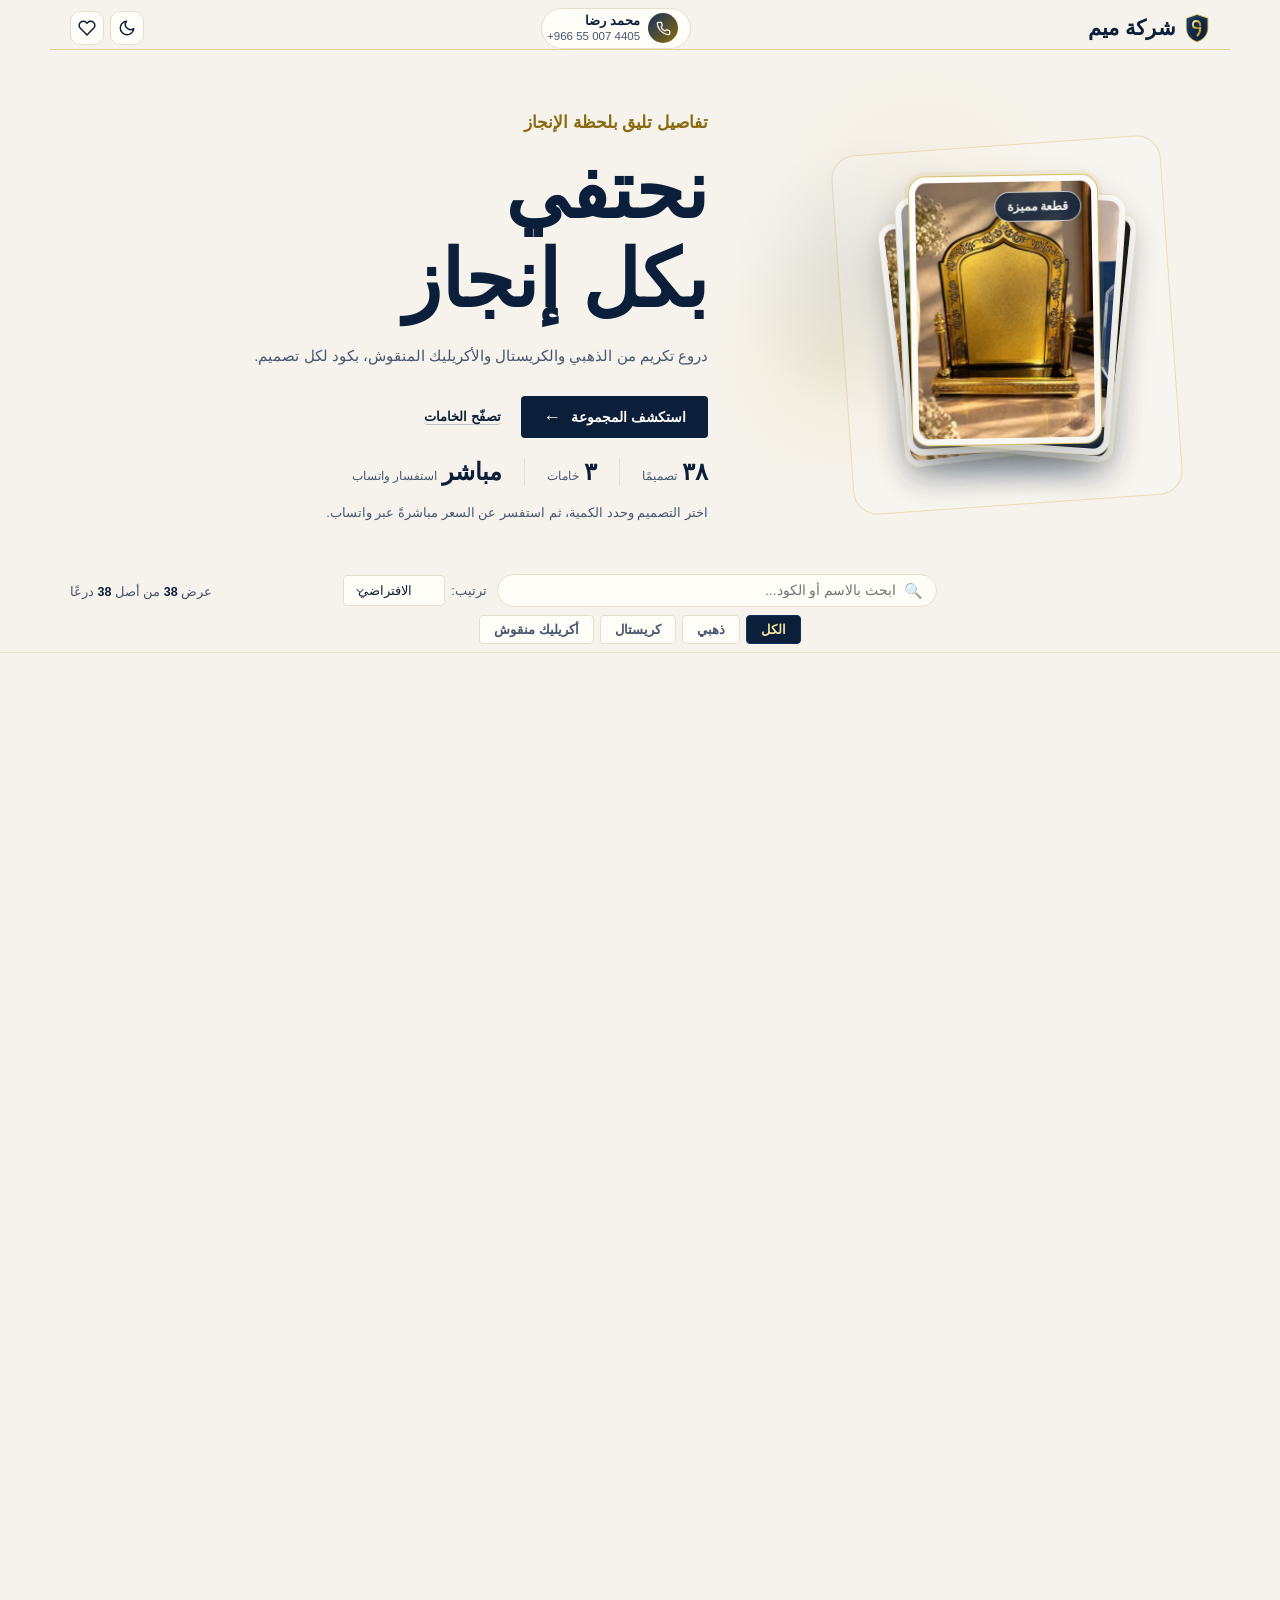
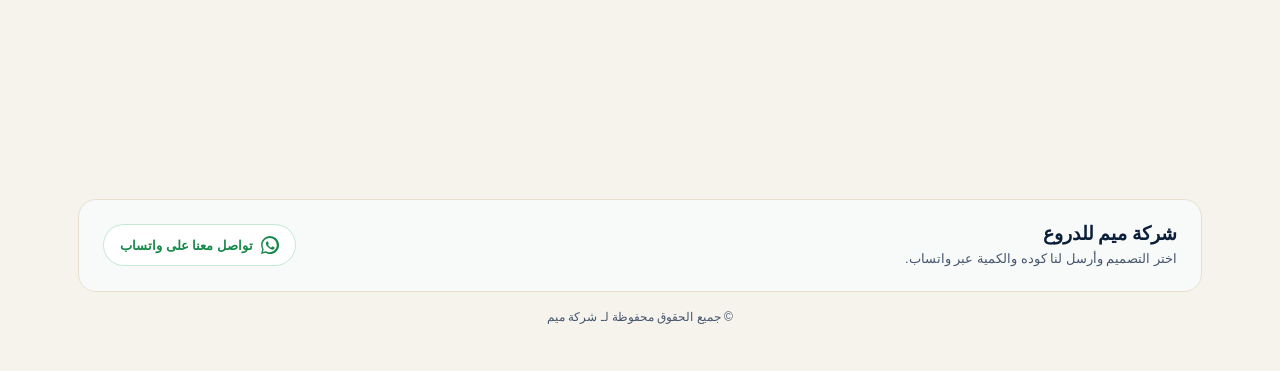
<file: site/index.html>
<!DOCTYPE html>
<html lang="ar" dir="rtl">

<head>
  <meta charset="UTF-8">
  <meta name="viewport" content="width=device-width, initial-scale=1.0">
  <title>دروع التكريم — ذهبي وكريستال وأكريليك | شركة ميم</title>
  <meta name="description" content="دروع تكريم من الذهبي والكريستال والأكريليك المنقوش. اختر التصميم وحدد الكمية واستفسر عن السعر مباشرةً عبر واتساب.">
  <meta name="robots" content="index, follow, max-image-preview:large">
  <meta name="author" content="شركة ميم">
  <link rel="canonical" href="https://YOUR-DOMAIN.com/">
  <link rel="alternate" hreflang="ar" href="https://YOUR-DOMAIN.com/">
  <link rel="alternate" hreflang="x-default" href="https://YOUR-DOMAIN.com/">

  <!-- Open Graph / Twitter -->
  <meta property="og:type" content="website">
  <meta property="og:locale" content="ar_AR">
  <meta property="og:site_name" content="شركة ميم">
  <meta property="og:title" content="دروع التكريم — شركة ميم">
  <meta property="og:description" content="ذهبي · كريستال · أكريليك منقوش. اختر التصميم واستفسر عبر واتساب.">
  <meta property="og:url" content="https://YOUR-DOMAIN.com/">
  <meta property="og:image" content="https://YOUR-DOMAIN.com/images/brand/og-image.jpg">
  <meta property="og:image:width" content="1200">
  <meta property="og:image:height" content="630">
  <meta property="og:image:alt" content="دروع تكريم من شركة ميم — ذهبي وكريستال وأكريليك">
  <meta name="twitter:card" content="summary_large_image">
  <meta name="twitter:title" content="دروع التكريم — شركة ميم">
  <meta name="twitter:description" content="ذهبي · كريستال · أكريليك منقوش، بكود لكل تصميم.">
  <meta name="twitter:image" content="https://YOUR-DOMAIN.com/images/brand/og-image.jpg">

  <!-- الأمان: CSP احتياطي (الأساسي في ملف _headers) -->
  <meta http-equiv="Content-Security-Policy" content="default-src 'self'; script-src 'self'; style-src 'self' 'unsafe-inline' https://fonts.googleapis.com; font-src https://fonts.gstatic.com; img-src 'self' data: blob: https://*.supabase.co; connect-src 'self' https://*.supabase.co; object-src 'none'; base-uri 'self'; form-action 'self'">
  <meta name="referrer" content="strict-origin-when-cross-origin">

  <meta name="theme-color" content="#0b1f3a">
  <meta name="color-scheme" content="light dark">
  <link rel="manifest" href="manifest.webmanifest">
  <link rel="icon" href="images/brand/favicon.svg" type="image/svg+xml">
  <link rel="icon" href="images/brand/favicon-32.png" sizes="32x32" type="image/png">
  <link rel="apple-touch-icon" href="images/brand/apple-touch-icon.png">

  <link rel="preconnect" href="https://fonts.googleapis.com">
  <link rel="preconnect" href="https://fonts.gstatic.com" crossorigin>
  <link href="https://fonts.googleapis.com/css2?family=Amiri:wght@400;700&family=Reem+Kufi:wght@600&family=Tajawal:wght@400;500;700;800;900&display=swap" rel="stylesheet">
  <link rel="stylesheet" href="css/style.css">
  <link rel="stylesheet" href="css/refresh.css">
  <link rel="preload" as="image" href="images/thumbs/gold/gold-1.webp" fetchpriority="high">

  <!-- build:jsonld -->
  <script type="application/ld+json">
{
 "@context": "https://schema.org",
 "@graph": [
  {
   "@type": "Organization",
   "@id": "https://YOUR-DOMAIN.com/#org",
   "name": "شركة ميم",
   "legalName": "شركة ميم للدروع",
   "url": "https://YOUR-DOMAIN.com/",
   "logo": "https://YOUR-DOMAIN.com/images/brand/icon-512.png",
   "image": "https://YOUR-DOMAIN.com/images/brand/og-image.jpg",
   "telephone": "+966550074405",
   "contactPoint": {
    "@type": "ContactPoint",
    "telephone": "+966550074405",
    "contactType": "sales",
    "availableLanguage": [
     "ar"
    ]
   }
  },
  {
   "@type": "WebSite",
   "@id": "https://YOUR-DOMAIN.com/#website",
   "url": "https://YOUR-DOMAIN.com/",
   "name": "شركة ميم",
   "inLanguage": "ar",
   "publisher": {
    "@id": "https://YOUR-DOMAIN.com/#org"
   }
  },
  {
   "@type": "ItemList",
   "@id": "https://YOUR-DOMAIN.com/#catalog",
   "name": "دروع التكريم",
   "numberOfItems": 38,
   "itemListElement": [
    {
     "@type": "ListItem",
     "position": 1,
     "item": {
      "@type": "Product",
      "name": "درع ذهبي - تصميم ١",
      "sku": "GO-001",
      "category": "ذهبي",
      "color": "",
      "description": "ذهبي ملكي بتصميم عصري — المقاس 176×230",
      "image": "https://YOUR-DOMAIN.com/images/products/gold/gold-1.webp",
      "brand": {
       "@type": "Brand",
       "name": "شركة ميم"
      }
     }
    },
    {
     "@type": "ListItem",
     "position": 2,
     "item": {
      "@type": "Product",
      "name": "درع ذهبي - تصميم ٢",
      "sku": "GO-002",
      "category": "ذهبي",
      "color": "",
      "description": "ذهبي ملكي بتصميم عصري · L — المقاس 220×280",
      "image": "https://YOUR-DOMAIN.com/images/products/gold/gold-2.webp",
      "brand": {
       "@type": "Brand",
       "name": "شركة ميم"
      }
     }
    },
    {
     "@type": "ListItem",
     "position": 3,
     "item": {
      "@type": "Product",
      "name": "درع ذهبي - تصميم ٣",
      "sku": "GO-003",
      "category": "ذهبي",
      "color": "",
      "description": "ذهبي ملكي بتصميم عصري · L — المقاس 220×280",
      "image": "https://YOUR-DOMAIN.com/images/products/gold/gold-3.webp",
      "brand": {
       "@type": "Brand",
       "name": "شركة ميم"
      }
     }
    },
    {
     "@type": "ListItem",
     "position": 4,
     "item": {
      "@type": "Product",
      "name": "درع ذهبي - تصميم ٤",
      "sku": "GO-004",
      "category": "ذهبي",
      "color": "",
      "description": "ذهبي ملكي بتصميم عصري · L — المقاس 220×280",
      "image": "https://YOUR-DOMAIN.com/images/products/gold/gold-4.webp",
      "brand": {
       "@type": "Brand",
       "name": "شركة ميم"
      }
     }
    },
    {
     "@type": "ListItem",
     "position": 5,
     "item": {
      "@type": "Product",
      "name": "درع ذهبي - تصميم ٥",
      "sku": "GO-005",
      "category": "ذهبي",
      "color": "",
      "description": "ذهبي ملكي بتصميم عصري · L — المقاس 220×280",
      "image": "https://YOUR-DOMAIN.com/images/products/gold/gold-5.webp",
      "brand": {
       "@type": "Brand",
       "name": "شركة ميم"
      }
     }
    },
    {
     "@type": "ListItem",
     "position": 6,
     "item": {
      "@type": "Product",
      "name": "درع ذهبي - تصميم ٦",
      "sku": "GO-006",
      "category": "ذهبي",
      "color": "",
      "description": "ذهبي ملكي بتصميم عصري · L — المقاس 220×280",
      "image": "https://YOUR-DOMAIN.com/images/products/gold/gold-6.webp",
      "brand": {
       "@type": "Brand",
       "name": "شركة ميم"
      }
     }
    },
    {
     "@type": "ListItem",
     "position": 7,
     "item": {
      "@type": "Product",
      "name": "درع ذهبي - تصميم ٧",
      "sku": "GO-007",
      "category": "ذهبي",
      "color": "",
      "description": "ذهبي ملكي بتصميم عصري · L — المقاس 220×280",
      "image": "https://YOUR-DOMAIN.com/images/products/gold/gold-7.webp",
      "brand": {
       "@type": "Brand",
       "name": "شركة ميم"
      }
     }
    },
    {
     "@type": "ListItem",
     "position": 8,
     "item": {
      "@type": "Product",
      "name": "درع ذهبي - تصميم ٨",
      "sku": "GO-008",
      "category": "ذهبي",
      "color": "",
      "description": "ذهبي ملكي بتصميم عصري · L — المقاس 220×280",
      "image": "https://YOUR-DOMAIN.com/images/products/gold/gold-8.webp",
      "brand": {
       "@type": "Brand",
       "name": "شركة ميم"
      }
     }
    },
    {
     "@type": "ListItem",
     "position": 9,
     "item": {
      "@type": "Product",
      "name": "درع ذهبي - تصميم ٩",
      "sku": "GO-009",
      "category": "ذهبي",
      "color": "",
      "description": "ذهبي ملكي بتصميم عصري · L — المقاس 220×280",
      "image": "https://YOUR-DOMAIN.com/images/products/gold/gold-9.webp",
      "brand": {
       "@type": "Brand",
       "name": "شركة ميم"
      }
     }
    },
    {
     "@type": "ListItem",
     "position": 10,
     "item": {
      "@type": "Product",
      "name": "درع ذهبي - تصميم ١٠",
      "sku": "GO-010",
      "category": "ذهبي",
      "color": "",
      "description": "ذهبي ملكي بتصميم عصري · L — المقاس 220×280",
      "image": "https://YOUR-DOMAIN.com/images/products/gold/gold-10.webp",
      "brand": {
       "@type": "Brand",
       "name": "شركة ميم"
      }
     }
    },
    {
     "@type": "ListItem",
     "position": 11,
     "item": {
      "@type": "Product",
      "name": "درع ذهبي - تصميم ١١",
      "sku": "GO-011",
      "category": "ذهبي",
      "color": "",
      "description": "ذهبي ملكي بتصميم عصري · L — المقاس 220×280",
      "image": "https://YOUR-DOMAIN.com/images/products/gold/gold-11.webp",
      "brand": {
       "@type": "Brand",
       "name": "شركة ميم"
      }
     }
    },
    {
     "@type": "ListItem",
     "position": 12,
     "item": {
      "@type": "Product",
      "name": "درع ذهبي - تصميم ١٢",
      "sku": "GO-012",
      "category": "ذهبي",
      "color": "",
      "description": "ذهبي ملكي بتصميم عصري · L — المقاس 220×280",
      "image": "https://YOUR-DOMAIN.com/images/products/gold/gold-12.webp",
      "brand": {
       "@type": "Brand",
       "name": "شركة ميم"
      }
     }
    },
    {
     "@type": "ListItem",
     "position": 13,
     "item": {
      "@type": "Product",
      "name": "درع ذهبي - تصميم ١٣",
      "sku": "GO-013",
      "category": "ذهبي",
      "color": "",
      "description": "ذهبي ملكي بتصميم عصري · L — المقاس 220×280",
      "image": "https://YOUR-DOMAIN.com/images/products/gold/gold-13.webp",
      "brand": {
       "@type": "Brand",
       "name": "شركة ميم"
      }
     }
    },
    {
     "@type": "ListItem",
     "position": 14,
     "item": {
      "@type": "Product",
      "name": "قطعة كريستال - تصميم ١",
      "sku": "CR-001",
      "category": "كريستال",
      "color": "",
      "description": "كريستال شفاف · قاعدة خشبية — المقاس ارتفاع 25سم",
      "image": "https://YOUR-DOMAIN.com/images/products/crystal/crystal-1.webp",
      "brand": {
       "@type": "Brand",
       "name": "شركة ميم"
      }
     }
    },
    {
     "@type": "ListItem",
     "position": 15,
     "item": {
      "@type": "Product",
      "name": "قطعة كريستال - تصميم ٢",
      "sku": "CR-002",
      "category": "كريستال",
      "color": "",
      "description": "زجاج مقصوص · خشب زان — المقاس ارتفاع 18سم",
      "image": "https://YOUR-DOMAIN.com/images/products/crystal/crystal-2.webp",
      "brand": {
       "@type": "Brand",
       "name": "شركة ميم"
      }
     }
    },
    {
     "@type": "ListItem",
     "position": 16,
     "item": {
      "@type": "Product",
      "name": "قطعة كريستال - تصميم ٣",
      "sku": "CR-003",
      "category": "كريستال",
      "color": "",
      "description": "زجاج مقصوص · خشب زان — المقاس ارتفاع 18سم",
      "image": "https://YOUR-DOMAIN.com/images/products/crystal/crystal-3.webp",
      "brand": {
       "@type": "Brand",
       "name": "شركة ميم"
      }
     }
    },
    {
     "@type": "ListItem",
     "position": 17,
     "item": {
      "@type": "Product",
      "name": "قطعة كريستال - تصميم ٤",
      "sku": "CR-004",
      "category": "كريستال",
      "color": "",
      "description": "زجاج مقصوص · خشب زان — المقاس ارتفاع 18سم",
      "image": "https://YOUR-DOMAIN.com/images/products/crystal/crystal-4.webp",
      "brand": {
       "@type": "Brand",
       "name": "شركة ميم"
      }
     }
    },
    {
     "@type": "ListItem",
     "position": 18,
     "item": {
      "@type": "Product",
      "name": "قطعة كريستال - تصميم ٥",
      "sku": "CR-005",
      "category": "كريستال",
      "color": "",
      "description": "زجاج مقصوص · خشب زان — المقاس ارتفاع 18سم",
      "image": "https://YOUR-DOMAIN.com/images/products/crystal/crystal-5.webp",
      "brand": {
       "@type": "Brand",
       "name": "شركة ميم"
      }
     }
    },
    {
     "@type": "ListItem",
     "position": 19,
     "item": {
      "@type": "Product",
      "name": "قطعة كريستال - تصميم ٦",
      "sku": "CR-006",
      "category": "كريستال",
      "color": "",
      "description": "زجاج مقصوص · خشب زان — المقاس ارتفاع 18سم",
      "image": "https://YOUR-DOMAIN.com/images/products/crystal/crystal-6.webp",
      "brand": {
       "@type": "Brand",
       "name": "شركة ميم"
      }
     }
    },
    {
     "@type": "ListItem",
     "position": 20,
     "item": {
      "@type": "Product",
      "name": "قطعة كريستال - تصميم ٧",
      "sku": "CR-007",
      "category": "كريستال",
      "color": "",
      "description": "زجاج مقصوص · خشب زان — المقاس ارتفاع 18سم",
      "image": "https://YOUR-DOMAIN.com/images/products/crystal/crystal-7.webp",
      "brand": {
       "@type": "Brand",
       "name": "شركة ميم"
      }
     }
    },
    {
     "@type": "ListItem",
     "position": 21,
     "item": {
      "@type": "Product",
      "name": "قطعة كريستال - تصميم ٨",
      "sku": "CR-008",
      "category": "كريستال",
      "color": "",
      "description": "زجاج مقصوص · خشب زان — المقاس ارتفاع 18سم",
      "image": "https://YOUR-DOMAIN.com/images/products/crystal/crystal-8.webp",
      "brand": {
       "@type": "Brand",
       "name": "شركة ميم"
      }
     }
    },
    {
     "@type": "ListItem",
     "position": 22,
     "item": {
      "@type": "Product",
      "name": "قطعة كريستال - تصميم ٩",
      "sku": "CR-009",
      "category": "كريستال",
      "color": "",
      "description": "زجاج مقصوص · خشب زان — المقاس ارتفاع 18سم",
      "image": "https://YOUR-DOMAIN.com/images/products/crystal/crystal-9.webp",
      "brand": {
       "@type": "Brand",
       "name": "شركة ميم"
      }
     }
    },
    {
     "@type": "ListItem",
     "position": 23,
     "item": {
      "@type": "Product",
      "name": "قطعة كريستال - تصميم ١٠",
      "sku": "CR-010",
      "category": "كريستال",
      "color": "",
      "description": "زجاج مقصوص · خشب زان — المقاس ارتفاع 18سم",
      "image": "https://YOUR-DOMAIN.com/images/products/crystal/crystal-10.webp",
      "brand": {
       "@type": "Brand",
       "name": "شركة ميم"
      }
     }
    },
    {
     "@type": "ListItem",
     "position": 24,
     "item": {
      "@type": "Product",
      "name": "قطعة كريستال - تصميم ١١",
      "sku": "CR-011",
      "category": "كريستال",
      "color": "",
      "description": "زجاج مقصوص · خشب زان — المقاس ارتفاع 18سم",
      "image": "https://YOUR-DOMAIN.com/images/products/crystal/crystal-11.webp",
      "brand": {
       "@type": "Brand",
       "name": "شركة ميم"
      }
     }
    },
    {
     "@type": "ListItem",
     "position": 25,
     "item": {
      "@type": "Product",
      "name": "قطعة كريستال - تصميم ١٢",
      "sku": "CR-012",
      "category": "كريستال",
      "color": "",
      "description": "زجاج مقصوص · خشب زان — المقاس ارتفاع 18سم",
      "image": "https://YOUR-DOMAIN.com/images/products/crystal/crystal-12.webp",
      "brand": {
       "@type": "Brand",
       "name": "شركة ميم"
      }
     }
    },
    {
     "@type": "ListItem",
     "position": 26,
     "item": {
      "@type": "Product",
      "name": "قطعة كريستال - تصميم ١٣",
      "sku": "CR-013",
      "category": "كريستال",
      "color": "",
      "description": "زجاج مقصوص · خشب زان — المقاس ارتفاع 18سم",
      "image": "https://YOUR-DOMAIN.com/images/products/crystal/crystal-13.webp",
      "brand": {
       "@type": "Brand",
       "name": "شركة ميم"
      }
     }
    },
    {
     "@type": "ListItem",
     "position": 27,
     "item": {
      "@type": "Product",
      "name": "قطعة كريستال - تصميم ١٤",
      "sku": "CR-014",
      "category": "كريستال",
      "color": "",
      "description": "زجاج مقصوص · خشب زان — المقاس ارتفاع 18سم",
      "image": "https://YOUR-DOMAIN.com/images/products/crystal/crystal-14.webp",
      "brand": {
       "@type": "Brand",
       "name": "شركة ميم"
      }
     }
    },
    {
     "@type": "ListItem",
     "position": 28,
     "item": {
      "@type": "Product",
      "name": "قطعة كريستال - تصميم ١٥",
      "sku": "CR-015",
      "category": "كريستال",
      "color": "",
      "description": "زجاج مقصوص · خشب زان — المقاس ارتفاع 18سم",
      "image": "https://YOUR-DOMAIN.com/images/products/crystal/crystal-15.webp",
      "brand": {
       "@type": "Brand",
       "name": "شركة ميم"
      }
     }
    },
    {
     "@type": "ListItem",
     "position": 29,
     "item": {
      "@type": "Product",
      "name": "قطعة كريستال - تصميم ١٦",
      "sku": "CR-016",
      "category": "كريستال",
      "color": "",
      "description": "زجاج مقصوص · خشب زان — المقاس ارتفاع 18سم",
      "image": "https://YOUR-DOMAIN.com/images/products/crystal/crystal-16.webp",
      "brand": {
       "@type": "Brand",
       "name": "شركة ميم"
      }
     }
    },
    {
     "@type": "ListItem",
     "position": 30,
     "item": {
      "@type": "Product",
      "name": "قطعة كريستال - تصميم ١٧",
      "sku": "CR-017",
      "category": "كريستال",
      "color": "",
      "description": "زجاج مقصوص · خشب زان — المقاس ارتفاع 18سم",
      "image": "https://YOUR-DOMAIN.com/images/products/crystal/crystal-17.webp",
      "brand": {
       "@type": "Brand",
       "name": "شركة ميم"
      }
     }
    },
    {
     "@type": "ListItem",
     "position": 31,
     "item": {
      "@type": "Product",
      "name": "قطعة كريستال - تصميم ١٨",
      "sku": "CR-018",
      "category": "كريستال",
      "color": "",
      "description": "زجاج مقصوص · خشب زان — المقاس ارتفاع 18سم",
      "image": "https://YOUR-DOMAIN.com/images/products/crystal/crystal-18.webp",
      "brand": {
       "@type": "Brand",
       "name": "شركة ميم"
      }
     }
    },
    {
     "@type": "ListItem",
     "position": 32,
     "item": {
      "@type": "Product",
      "name": "قطعة كريستال - تصميم ١٩",
      "sku": "CR-019",
      "category": "كريستال",
      "color": "",
      "description": "زجاج مقصوص · خشب زان — المقاس ارتفاع 18سم",
      "image": "https://YOUR-DOMAIN.com/images/products/crystal/crystal-19.webp",
      "brand": {
       "@type": "Brand",
       "name": "شركة ميم"
      }
     }
    },
    {
     "@type": "ListItem",
     "position": 33,
     "item": {
      "@type": "Product",
      "name": "قطعة كريستال - تصميم ٢٠",
      "sku": "CR-020",
      "category": "كريستال",
      "color": "",
      "description": "زجاج مقصوص · خشب زان — المقاس ارتفاع 18سم",
      "image": "https://YOUR-DOMAIN.com/images/products/crystal/crystal-20.webp",
      "brand": {
       "@type": "Brand",
       "name": "شركة ميم"
      }
     }
    },
    {
     "@type": "ListItem",
     "position": 34,
     "item": {
      "@type": "Product",
      "name": "لوحة أكريليك - تصميم ١",
      "sku": "AC-001",
      "category": "أكريليك منقوش",
      "color": "",
      "description": "أكريليك فاتح · حفر ليزر — المقاس أفقي 30×22سم",
      "image": "https://YOUR-DOMAIN.com/images/products/acrylic/acrylic-1.webp",
      "brand": {
       "@type": "Brand",
       "name": "شركة ميم"
      }
     }
    },
    {
     "@type": "ListItem",
     "position": 35,
     "item": {
      "@type": "Product",
      "name": "لوحة أكريليك - تصميم ٢",
      "sku": "AC-002",
      "category": "أكريليك منقوش",
      "color": "",
      "description": "أكريليك فاتح · نجمة محفورة — المقاس أفقي 30×22سم",
      "image": "https://YOUR-DOMAIN.com/images/products/acrylic/acrylic-2.webp",
      "brand": {
       "@type": "Brand",
       "name": "شركة ميم"
      }
     }
    },
    {
     "@type": "ListItem",
     "position": 36,
     "item": {
      "@type": "Product",
      "name": "لوحة أكريليك - تصميم ٣",
      "sku": "AC-003",
      "category": "أكريليك منقوش",
      "color": "",
      "description": "أكريليك فاتح · نجمة محفورة — المقاس أفقي 30×22سم",
      "image": "https://YOUR-DOMAIN.com/images/products/acrylic/acrylic-3.webp",
      "brand": {
       "@type": "Brand",
       "name": "شركة ميم"
      }
     }
    },
    {
     "@type": "ListItem",
     "position": 37,
     "item": {
      "@type": "Product",
      "name": "لوحة أكريليك - تصميم ٤",
      "sku": "AC-004",
      "category": "أكريليك منقوش",
      "color": "",
      "description": "أكريليك فاتح · نجمة محفورة — المقاس أفقي 30×22سم",
      "image": "https://YOUR-DOMAIN.com/images/products/acrylic/acrylic-4.webp",
      "brand": {
       "@type": "Brand",
       "name": "شركة ميم"
      }
     }
    },
    {
     "@type": "ListItem",
     "position": 38,
     "item": {
      "@type": "Product",
      "name": "لوحة أكريليك - تصميم ٥",
      "sku": "AC-005",
      "category": "أكريليك منقوش",
      "color": "",
      "description": "أكريليك فاتح · نجمة محفورة — المقاس أفقي 30×22سم",
      "image": "https://YOUR-DOMAIN.com/images/products/acrylic/acrylic-5.webp",
      "brand": {
       "@type": "Brand",
       "name": "شركة ميم"
      }
     }
    }
   ]
  }
 ]
}
  </script>
  <!-- /build:jsonld -->
</head>

<body>
  <a class="skip-link" href="#grid">انتقل إلى المنتجات</a>

  <!-- Page loader -->
  <div id="page-loader" class="page-loader" aria-hidden="true">
    <div class="page-loader__mark">
      <img src="images/brand/logo-mark.svg" width="56" height="63" alt="" decoding="async">
    </div>
    <p class="page-loader__text">دروع التكريم</p>
  </div>

  <div class="site-banner" id="siteBanner" role="status" hidden></div>

  <div class="floaters" id="floaters"></div>

  <!-- Header -->
  <header class="site-header">
    <a class="brand" href="#top">
      <img class="brand-mark" src="images/brand/logo-mark.svg" width="32" height="36" alt="" decoding="async">
      <span class="brand-name">شركة ميم</span>
    </a>

    <a class="header-contact" id="header-contact" href="#">
      <span class="header-contact__icon" aria-hidden="true">
        <svg viewBox="0 0 24 24" fill="none" stroke="currentColor" stroke-width="2" stroke-linecap="round" stroke-linejoin="round">
          <path d="M22 16.92v3a2 2 0 0 1-2.18 2 19.86 19.86 0 0 1-8.63-3.07 19.5 19.5 0 0 1-6-6 19.86 19.86 0 0 1-3.07-8.67A2 2 0 0 1 4.11 2h3a2 2 0 0 1 2 1.72c.127.96.361 1.903.7 2.81a2 2 0 0 1-.45 2.11L8.09 9.91a16 16 0 0 0 6 6l1.27-1.27a2 2 0 0 1 2.11-.45c.907.339 1.85.573 2.81.7A2 2 0 0 1 22 16.92z"/>
        </svg>
      </span>
      <span class="header-contact__text">
        <strong id="header-contact-name">محمد رضا</strong>
        <span id="header-contact-phone">+966 55 007 4405</span>
      </span>
    </a>

    <!-- أزرار الثيم والمفضلة -->
    <div class="header-tools">
      <button class="icon-btn" id="themeToggle" aria-label="تبديل الوضع الليلي" title="الوضع الليلي/النهاري">
        <svg viewBox="0 0 24 24" width="18" height="18" fill="none" stroke="currentColor" stroke-width="2" stroke-linecap="round" stroke-linejoin="round">
          <path d="M21 12.79A9 9 0 1 1 11.21 3 7 7 0 0 0 21 12.79z"/>
        </svg>
      </button>
      <button class="icon-btn" id="favToggle" aria-label="المفضلة" title="المفضلة">
        <svg viewBox="0 0 24 24" width="18" height="18" fill="none" stroke="currentColor" stroke-width="2" stroke-linecap="round" stroke-linejoin="round">
          <path d="M20.84 4.61a5.5 5.5 0 0 0-7.78 0L12 5.67l-1.06-1.06a5.5 5.5 0 0 0-7.78 7.78l1.06 1.06L12 21.23l7.78-7.78 1.06-1.06a5.5 5.5 0 0 0 0-7.78z"/>
        </svg>
        <span class="fav-count" id="favCount" hidden>0</span>
      </button>
    </div>
  </header>

  <!-- Hero -->
  <section class="hero" id="top">
    <div class="hero-copy">
      <p class="kicker">تفاصيل تليق بلحظة الإنجاز</p>
      <h1>نحتفي<br><span>بكل إنجاز</span></h1>
      <p class="hero-description">دروع تكريم من الذهبي والكريستال والأكريليك المنقوش، بكود لكل تصميم.</p>
      <div class="hero-actions">
        <a class="hero-cta" href="#grid">استكشف المجموعة <span aria-hidden="true">←</span></a>
        <a class="hero-secondary" href="#filters">تصفّح الخامات</a>
      </div>
      <ul class="hero-highlights" aria-label="تفاصيل المجموعة">
        <li><strong id="hero-product-count">٣٨</strong><span>تصميمًا</span></li>
        <li><strong id="hero-category-count">٣</strong><span>خامات</span></li>
        <li><strong>مباشر</strong><span>استفسار واتساب</span></li>
      </ul>
      <p class="hero-note"><span aria-hidden="true">✦</span> اختر التصميم وحدد الكمية، ثم استفسر عن السعر مباشرةً عبر واتساب.</p>
    </div>
    <div class="hero-stack" aria-label="نماذج من مجموعة الدروع التكريمية">
      <figure class="hero-card hero-card--back-left" tabindex="0" aria-label="درع ذهبي - تصميم ٤">
        <img src="images/thumbs/gold/gold-4.webp" width="390" height="520" alt="درع ذهبي مزخرف" loading="lazy" decoding="async">
      </figure>
      <figure class="hero-card hero-card--back-right" tabindex="0" aria-label="قطعة كريستال - تصميم ٧">
        <img src="images/thumbs/crystal/crystal-7.webp" width="520" height="520" alt="قطعة كريستال بتصميم هندسي" loading="lazy" decoding="async">
      </figure>
      <figure class="hero-card hero-card--middle-left" tabindex="0" aria-label="قطعة كريستال - تصميم ١">
        <img src="images/thumbs/crystal/crystal-1.webp" width="388" height="520" alt="قطعة كريستال بقاعدة خشبية" loading="lazy" decoding="async">
      </figure>
      <figure class="hero-card hero-card--middle-right" tabindex="0" aria-label="لوحة أكريليك - تصميم ٢">
        <img src="images/thumbs/acrylic/acrylic-2.webp" width="520" height="347" alt="لوحة أكريليك محفورة" loading="lazy" decoding="async">
      </figure>
      <figure class="hero-card hero-card--front" tabindex="0" aria-label="درع ذهبي - تصميم ١">
        <span class="hero-featured__label">قطعة مميزة</span>
        <img src="images/thumbs/gold/gold-1.webp" width="390" height="520" alt="درع ذهبي مزخرف" fetchpriority="high" decoding="async">
      </figure>
    </div>
  </section>

  <!-- Recently viewed  -->
  <section class="recently-viewed" id="recentlyViewed" hidden>
    <div class="recently-viewed__inner">
      <h2 class="recently-viewed__title">شوهد مؤخرًا</h2>
      <div class="recently-viewed__track" id="recentlyTrack"></div>
    </div>
  </section>

  <!-- Filter bar + search + sort -->
  <div class="filter-bar-slot">
    <div class="filter-bar">
      <div class="filter-bar__top">
        <div class="search-wrap">
          <span class="search-wrap__icon" aria-hidden="true">🔍</span>
          <input id="searchInput" type="search" placeholder="ابحث بالاسم أو الكود..." aria-label="بحث في المنتجات" autocomplete="off">
          <button id="clearSearch" class="search-clear" hidden aria-label="مسح البحث">✕</button>
        </div>
        <div class="sort-wrap" aria-label="ترتيب المنتجات">
          <label for="sortSelect" class="sort-wrap__label">ترتيب:</label>
          <select id="sortSelect" class="sort-select">
            <option value="default">الافتراضي</option>
            <option value="name">أبجديًا</option>
            <option value="code">بالكود</option>
            <option value="newest">الأحدث</option>
          </select>
        </div>
        <button class="mobile-filter-toggle" id="mobileFilterToggle" type="button" aria-label="فتح قائمة التصنيفات" title="التصنيفات" aria-expanded="false" aria-controls="mobileFilterDrawer">
          <svg viewBox="0 0 24 24" width="20" height="20" fill="none" stroke="currentColor" stroke-width="2" stroke-linecap="round" stroke-linejoin="round" aria-hidden="true">
            <path d="M4 6h16M4 12h16M4 18h16"/>
            <circle cx="9" cy="6" r="2" fill="currentColor" stroke="none"/>
            <circle cx="15" cy="12" r="2" fill="currentColor" stroke="none"/>
            <circle cx="8" cy="18" r="2" fill="currentColor" stroke="none"/>
          </svg>
        </button>
      </div>

      <div class="mobile-filter-drawer" id="mobileFilterDrawer">
        <div class="mobile-filter-backdrop" data-filter-close></div>
        <aside class="mobile-filter-panel" role="dialog" aria-modal="true" aria-labelledby="mobileFilterTitle" aria-hidden="true" tabindex="-1">
          <div class="mobile-filter-header">
            <h2 id="mobileFilterTitle">تصفية حسب النوع</h2>
            <button class="mobile-filter-close" type="button" aria-label="إغلاق التصنيفات" data-filter-close>&times;</button>
          </div>
          <nav class="filters" id="filters" aria-label="تصفية حسب نوع المنتج"></nav>
        </aside>
      </div>
      <p class="count" id="count"></p>
      <p class="search-count" id="searchCount" hidden></p>
    </div>
  </div>

  <main class="grid" id="grid" aria-label="معرض دروع التكريم"></main>
  <!-- build:noscript -->
  <noscript>
    <section class="noscript-catalog">
      <h2>دروع التكريم — شركة ميم</h2>
      <p>فعّل JavaScript لتصفح المعرض بالصور، أو تواصل معنا مباشرة على واتساب.</p>
      <ul>
      <li>درع ذهبي - تصميم ١ — GO-001 — ذهبي — 176×230</li>
      <li>درع ذهبي - تصميم ٢ — GO-002 — ذهبي — 220×280</li>
      <li>درع ذهبي - تصميم ٣ — GO-003 — ذهبي — 220×280</li>
      <li>درع ذهبي - تصميم ٤ — GO-004 — ذهبي — 220×280</li>
      <li>درع ذهبي - تصميم ٥ — GO-005 — ذهبي — 220×280</li>
      <li>درع ذهبي - تصميم ٦ — GO-006 — ذهبي — 220×280</li>
      <li>درع ذهبي - تصميم ٧ — GO-007 — ذهبي — 220×280</li>
      <li>درع ذهبي - تصميم ٨ — GO-008 — ذهبي — 220×280</li>
      <li>درع ذهبي - تصميم ٩ — GO-009 — ذهبي — 220×280</li>
      <li>درع ذهبي - تصميم ١٠ — GO-010 — ذهبي — 220×280</li>
      <li>درع ذهبي - تصميم ١١ — GO-011 — ذهبي — 220×280</li>
      <li>درع ذهبي - تصميم ١٢ — GO-012 — ذهبي — 220×280</li>
      <li>درع ذهبي - تصميم ١٣ — GO-013 — ذهبي — 220×280</li>
      <li>قطعة كريستال - تصميم ١ — CR-001 — كريستال — ارتفاع 25سم</li>
      <li>قطعة كريستال - تصميم ٢ — CR-002 — كريستال — ارتفاع 18سم</li>
      <li>قطعة كريستال - تصميم ٣ — CR-003 — كريستال — ارتفاع 18سم</li>
      <li>قطعة كريستال - تصميم ٤ — CR-004 — كريستال — ارتفاع 18سم</li>
      <li>قطعة كريستال - تصميم ٥ — CR-005 — كريستال — ارتفاع 18سم</li>
      <li>قطعة كريستال - تصميم ٦ — CR-006 — كريستال — ارتفاع 18سم</li>
      <li>قطعة كريستال - تصميم ٧ — CR-007 — كريستال — ارتفاع 18سم</li>
      <li>قطعة كريستال - تصميم ٨ — CR-008 — كريستال — ارتفاع 18سم</li>
      <li>قطعة كريستال - تصميم ٩ — CR-009 — كريستال — ارتفاع 18سم</li>
      <li>قطعة كريستال - تصميم ١٠ — CR-010 — كريستال — ارتفاع 18سم</li>
      <li>قطعة كريستال - تصميم ١١ — CR-011 — كريستال — ارتفاع 18سم</li>
      <li>قطعة كريستال - تصميم ١٢ — CR-012 — كريستال — ارتفاع 18سم</li>
      <li>قطعة كريستال - تصميم ١٣ — CR-013 — كريستال — ارتفاع 18سم</li>
      <li>قطعة كريستال - تصميم ١٤ — CR-014 — كريستال — ارتفاع 18سم</li>
      <li>قطعة كريستال - تصميم ١٥ — CR-015 — كريستال — ارتفاع 18سم</li>
      <li>قطعة كريستال - تصميم ١٦ — CR-016 — كريستال — ارتفاع 18سم</li>
      <li>قطعة كريستال - تصميم ١٧ — CR-017 — كريستال — ارتفاع 18سم</li>
      <li>قطعة كريستال - تصميم ١٨ — CR-018 — كريستال — ارتفاع 18سم</li>
      <li>قطعة كريستال - تصميم ١٩ — CR-019 — كريستال — ارتفاع 18سم</li>
      <li>قطعة كريستال - تصميم ٢٠ — CR-020 — كريستال — ارتفاع 18سم</li>
      <li>لوحة أكريليك - تصميم ١ — AC-001 — أكريليك منقوش — أفقي 30×22سم</li>
      <li>لوحة أكريليك - تصميم ٢ — AC-002 — أكريليك منقوش — أفقي 30×22سم</li>
      <li>لوحة أكريليك - تصميم ٣ — AC-003 — أكريليك منقوش — أفقي 30×22سم</li>
      <li>لوحة أكريليك - تصميم ٤ — AC-004 — أكريليك منقوش — أفقي 30×22سم</li>
      <li>لوحة أكريليك - تصميم ٥ — AC-005 — أكريليك منقوش — أفقي 30×22سم</li>
      </ul>
    </section>
  </noscript>
  <!-- /build:noscript -->

  <!-- Product modal -->
  <div class="product-modal" id="product-modal" hidden>
    <div class="product-modal__backdrop" data-modal-close></div>
    <section class="product-modal__dialog" role="dialog" aria-modal="true" aria-labelledby="modal-product-name">
      <button class="product-modal__close" type="button" aria-label="إغلاق" data-modal-close>&times;</button>
      <button class="select-toggle select-toggle--modal" type="button" id="modal-select-toggle" aria-label="تحديد هذا المنتج للإرسال">
        <svg viewBox="0 0 24 24" fill="none" stroke="currentColor" stroke-width="3" stroke-linecap="round" stroke-linejoin="round">
          <polyline points="20 6 9 17 4 12"/>
        </svg>
      </button>
      <button class="product-modal__nav product-modal__nav--prev" type="button" id="modal-prev" aria-label="المنتج السابق">‹</button>
      <button class="product-modal__nav product-modal__nav--next" type="button" id="modal-next" aria-label="المنتج التالي">›</button>
      <div class="product-modal__gallery">
        <img class="product-modal__image" id="modal-product-image" alt="">
        <p class="product-modal__image-fallback" id="modal-image-fallback" hidden>الصورة غير متاحة حاليًا</p>
        <div class="product-modal__gallery-thumbs" id="modal-gallery-thumbs" role="group" aria-label="صور المنتج"></div>
      </div>
      <div class="product-modal__content">
        <p class="product-modal__material" id="modal-product-material"></p>
        <p class="product-modal__color" id="modal-product-color"></p>
        <p class="product-modal__counter" id="modal-product-counter"></p>
        <h2 id="modal-product-name"></h2>
        <p class="product-modal__code" id="modal-product-code"></p>
        <p class="product-modal__size" id="modal-product-size"></p>
          <p class="product-modal__price" id="modal-product-price" hidden></p>
        <div class="modal-variants" id="modal-variants"></div>
        <div id="modal-quantity-control"></div>
        <div class="product-modal__actions">
          <a class="product-modal__whatsapp" id="modal-product-whatsapp" target="_blank" rel="noopener noreferrer">
            تواصل عبر WhatsApp
          </a>
          <!-- زر مشاركة + مفضلة -->
          <button class="product-modal__btn" id="modal-share" type="button" aria-label="نسخ رابط المنتج" title="نسخ الرابط">
            <svg viewBox="0 0 24 24" width="18" height="18" fill="none" stroke="currentColor" stroke-width="2" stroke-linecap="round" stroke-linejoin="round">
              <circle cx="18" cy="5" r="3"/><circle cx="6" cy="12" r="3"/><circle cx="18" cy="19" r="3"/>
              <line x1="8.59" y1="13.51" x2="15.42" y2="17.49"/>
              <line x1="15.41" y1="6.51" x2="8.59" y2="10.49"/>
            </svg>
          </button>
          <button class="product-modal__btn" id="modal-fav" type="button" aria-label="أضف للمفضلة" title="المفضلة">
            <svg viewBox="0 0 24 24" width="18" height="18" fill="none" stroke="currentColor" stroke-width="2" stroke-linecap="round" stroke-linejoin="round">
              <path d="M20.84 4.61a5.5 5.5 0 0 0-7.78 0L12 5.67l-1.06-1.06a5.5 5.5 0 0 0-7.78 7.78l1.06 1.06L12 21.23l7.78-7.78 1.06-1.06a5.5 5.5 0 0 0 0-7.78z"/>
            </svg>
          </button>
        </div>
      </div>
    </section>
  </div>

  <button class="scroll-top" id="scroll-top" type="button" aria-label="العودة إلى أعلى الصفحة">
    <span aria-hidden="true">↑</span>
  </button>

  <!-- Bulk bar -->
  <div class="bulk-bar" id="bulk-bar" hidden>
    <span class="bulk-bar__count" id="bulk-bar-count"></span>
    <button class="bulk-bar__send" id="bulk-bar-send" type="button">
      <svg viewBox="0 0 24 24" aria-hidden="true" focusable="false">
        <path d="M20.52 3.48A11.92 11.92 0 0 0 12.09 0C5.5 0 .12 5.38.12 12.02c0 2.12.55 4.18 1.6 5.99L0 24l6.15-1.61a11.98 11.98 0 0 0 5.94 1.8h.01c6.58 0 11.97-5.38 11.97-12.02 0-3.2-1.24-6.21-3.48-8.49Zm-8.43 18.46h-.01c-1.91 0-3.78-.51-5.41-1.48l-.39-.23-3.65.96.98-3.55-.25-.39A9.48 9.48 0 0 1 2.1 12.02c0-5.23 4.26-9.48 9.49-9.48a9.42 9.42 0 0 1 6.7 2.78 9.46 9.46 0 0 1 2.78 6.7c0 5.24-4.26 9.48-9.49 9.48Zm5.21-7.1c-.28-.14-1.67-.82-1.93-.92-.26-.1-.45-.14-.63.14-.18.28-.71.92-.87 1.11-.16.18-.32.2-.6.07-.28-.14-1.18-.43-2.25-1.39-.83-.74-1.39-1.65-1.55-1.93-.16-.28-.02-.43.12-.57.13-.13.28-.33.42-.5.14-.17.18-.29.28-.48.09-.19.05-.36-.02-.5-.07-.14-.63-1.52-.86-2.08-.22-.55-.45-.47-.63-.48l-.54-.01c-.18 0-.48.07-.73.36-.25.29-1 1-1 2.45s1.03 2.84 1.17 3.04c.14.2 2.02 3.08 4.9 4.32.68.29 1.22.46 1.64.59.69.22 1.32.19 1.81.11.55-.08 1.67-.68 1.9-1.34.23-.66.23-1.23.16-1.35-.07-.12-.26-.2-.54-.34Z" fill="currentColor"/>
      </svg>
      <span>إرسال عبر واتساب</span>
    </button>
    <button class="bulk-bar__clear" id="bulk-bar-clear" type="button" aria-label="إلغاء التحديد">✕</button>
  </div>

  <!-- Favorites drawer  -->
  <div class="fav-drawer" id="favDrawer" hidden>
    <div class="fav-drawer__backdrop" data-fav-close></div>
    <aside class="fav-drawer__panel" role="dialog" aria-modal="true" aria-labelledby="favTitle">
      <header class="fav-drawer__head">
        <h2 id="favTitle">المفضلة</h2>
        <button class="fav-drawer__close" type="button" data-fav-close aria-label="إغلاق">✕</button>
      </header>
      <div class="fav-drawer__body" id="favBody"></div>
    </aside>
  </div>

  <!-- Toast  -->
  <div class="toast" id="toast" role="status" aria-live="polite"></div>

  <footer>
    <div class="footer-content">
      <div class="footer-copy">
        <strong>شركة ميم للدروع</strong>
        <p>اختر التصميم وأرسل لنا كوده والكمية عبر واتساب.</p>
      </div>
      <a class="footer-contact" id="footer-whatsapp" href="#" target="_blank" rel="noopener noreferrer">
        <svg viewBox="0 0 24 24" aria-hidden="true" focusable="false">
          <path d="M20.52 3.48A11.92 11.92 0 0 0 12.09 0C5.5 0 .12 5.38.12 12.02c0 2.12.55 4.18 1.6 5.99L0 24l6.15-1.61a11.98 11.98 0 0 0 5.94 1.8h.01c6.58 0 11.97-5.38 11.97-12.02 0-3.2-1.24-6.21-3.48-8.49Zm-8.43 18.46h-.01c-1.91 0-3.78-.51-5.41-1.48l-.39-.23-3.65.96.98-3.55-.25-.39A9.48 9.48 0 0 1 2.1 12.02c0-5.23 4.26-9.48 9.49-9.48a9.42 9.42 0 0 1 6.7 2.78 9.46 9.46 0 0 1 2.78 6.7c0 5.24-4.26 9.48-9.49 9.48Zm5.21-7.1c-.28-.14-1.67-.82-1.93-.92-.26-.1-.45-.14-.63.14-.18.28-.71.92-.87 1.11-.16.18-.32.2-.6.07-.28-.14-1.18-.43-2.25-1.39-.83-.74-1.39-1.65-1.55-1.93-.16-.28-.02-.43.12-.57.13-.13.28-.33.42-.5.14-.17.18-.29.28-.48.09-.19.05-.36-.02-.5-.07-.14-.63-1.52-.86-2.08-.22-.55-.45-.47-.63-.48l-.54-.01c-.18 0-.48.07-.73.36-.25.29-1 1-1 2.45s1.03 2.84 1.17 3.04c.14.2 2.02 3.08 4.9 4.32.68.29 1.22.46 1.64.59.69.22 1.32.19 1.81.11.55-.08 1.67-.68 1.9-1.34.23-.66.23-1.23.16-1.35-.07-.12-.26-.2-.54-.34Z" fill="currentColor"/>
        </svg>
        <span>تواصل معنا على واتساب</span>
      </a>
    </div>
    <p class="footer-legal">© جميع الحقوق محفوظة لـ <span id="account-name">محمد رضا شركه ميم</span></p>
  </footer>
  <script src="js/config.js"></script>
  <script src="js/supabase.js"></script>
  <script src="js/catalog.js"></script>
  <script src="js/app.js"></script>
  <script src="js/tracking.js"></script>
  <script src="js/features.js"></script>
</body>

</html>
</file>
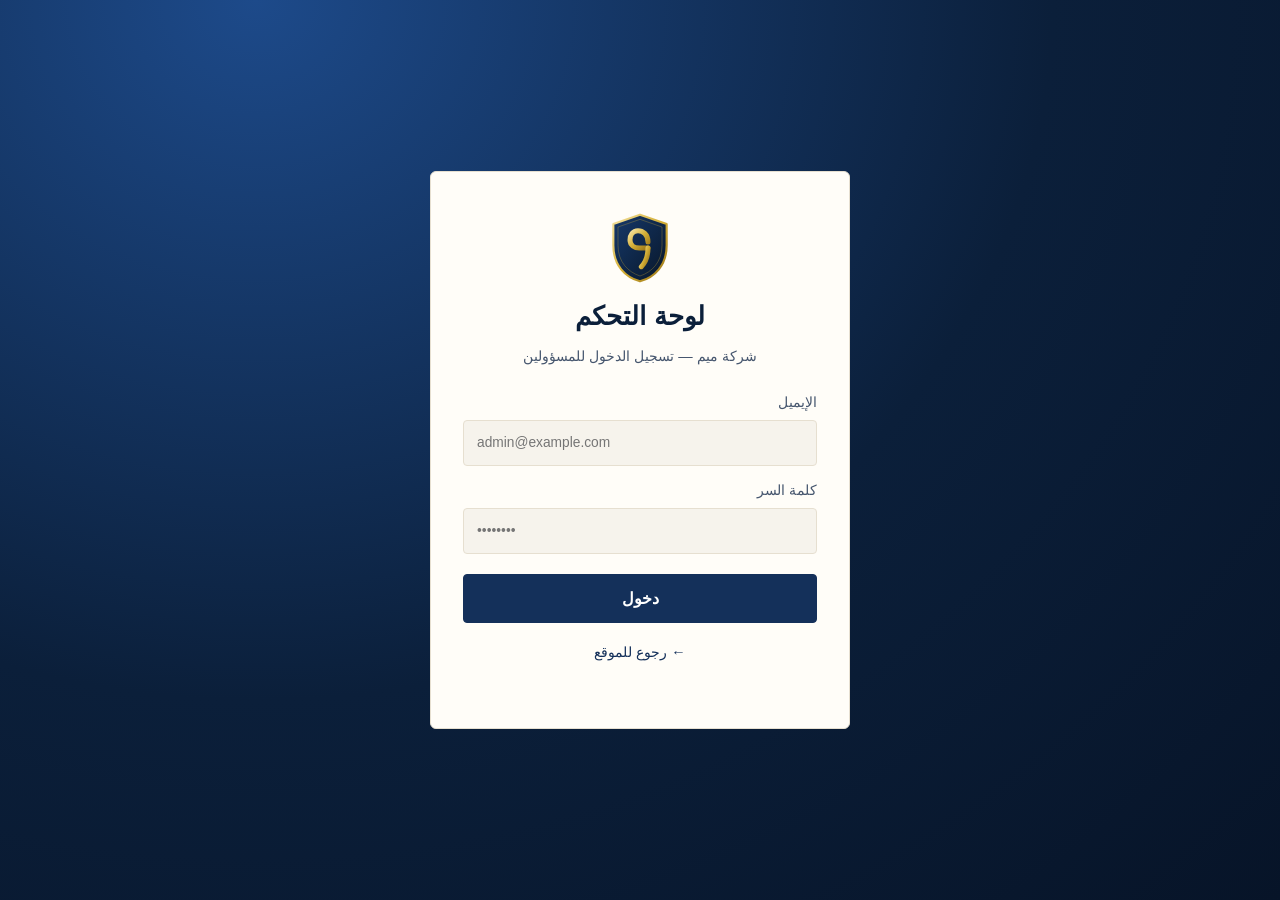
<file: site/admin/index.html>
<!DOCTYPE html>
<html lang="ar" dir="rtl">

<head>
  <meta charset="UTF-8">
  <meta name="viewport" content="width=device-width, initial-scale=1.0">
  <meta name="robots" content="noindex, nofollow, noarchive">
  <meta name="referrer" content="no-referrer">
  <meta http-equiv="Content-Security-Policy" content="default-src 'self'; script-src 'self'; style-src 'self' 'unsafe-inline' https://fonts.googleapis.com; font-src https://fonts.gstatic.com; img-src 'self' data: blob: https://*.supabase.co; connect-src 'self' https://*.supabase.co; object-src 'none'; base-uri 'self'; form-action 'self'">
  <title>لوحة التحكم — شركة ميم</title>
  <link href="https://fonts.googleapis.com/css2?family=Reem+Kufi:wght@600&family=Tajawal:wght@400;500;700;900&display=swap" rel="stylesheet">
  <link rel="icon" href="../images/brand/favicon.svg" type="image/svg+xml">
  <link rel="stylesheet" href="admin.css">
  <link rel="stylesheet" href="refresh.css">
  <link rel="stylesheet" href="import.css">
  <link rel="stylesheet" href="controls.css">
</head>

<body>

  <!-- ===== LOGIN ===== -->
  <main id="login">
    <div class="login-card">
      <img class="login-logo-img" src="../images/brand/logo-mark.svg" width="64" height="72" alt="ميم">
      <h1>لوحة التحكم</h1>
      <p>شركة ميم — تسجيل الدخول للمسؤولين</p>
      <div class="msg" id="lmsg"></div>
      <form id="lf" class="login-form">
        <label>الإيميل
          <input name="email" type="email" required autocomplete="username" dir="ltr" placeholder="admin@example.com">
        </label>
        <label>كلمة السر
          <input name="password" type="password" required autocomplete="current-password" dir="ltr" placeholder="••••••••">
        </label>
        <button class="btn btn--full" type="submit">دخول</button>
      </form>
      <p class="login-back">
        <a href="../">← رجوع للموقع</a>
      </p>
    </div>
  </main>

  <!-- ===== APP ===== -->
  <div id="app">
    <!-- Topbar -->
    <header class="topbar">
      <div class="topbar__start">
        <button class="icon-btn mobile-menu-btn" id="menuToggle" aria-label="القائمة">☰</button>
        <div class="topbar-brand">
          <img class="topbar-brand-mark" src="../images/brand/logo-mark.svg" width="26" height="29" alt="">
          <span>لوحة التحكم</span>
        </div>
      </div>
      <div class="topbar-actions">
        <button class="icon-btn" id="themeToggle" aria-label="تبديل الوضع" title="الوضع الليلي/النهاري">🌙</button>
        <a class="icon-btn" href="../" title="رجوع للموقع" aria-label="رجوع للموقع">↗</a>
        <button class="icon-btn" id="logout" aria-label="تسجيل الخروج" title="تسجيل الخروج" style="display:none">⏻</button>
      </div>
    </header>

    <div class="layout">
      <!-- Sidebar -->
      <aside class="sidebar" id="sidebar">
        <p class="nav-group-title">الرئيسية</p>
        <button class="nav-item active" data-view="overview">
          <span class="nav-ic">📊</span> النظرة العامة
        </button>
        <button class="nav-item" data-view="products">
          <span class="nav-ic">📦</span> المنتجات
        </button>
        <button class="nav-item" data-view="add">
          <span class="nav-ic">➕</span> إضافة منتج
        </button>
        <button class="nav-item" data-view="bulk">
          <span class="nav-ic">🖼️</span> إضافة جماعية
        </button>
        <button class="nav-item" data-view="vgen">
          <span class="nav-ic">🎨</span> ألوان ومقاسات
        </button>
        <button class="nav-item" data-view="cats">
          <span class="nav-ic">🏷️</span> الأنواع
        </button>
        <p class="nav-group-title">الموقع</p>
        <button class="nav-item" data-view="settings">
          <span class="nav-ic">⚙️</span> إعدادات الموقع
        </button>
        <button class="nav-item" data-view="admins">
          <span class="nav-ic">👤</span> المسؤولين
        </button>
        <p class="nav-group-title">البيانات</p>
        <button class="nav-item" data-view="backup">
          <span class="nav-ic">💾</span> نسخة احتياطية
        </button>
      </aside>

      <!-- Content -->
      <main class="content">

        <!-- ===== OVERVIEW ===== -->
        <section class="view active" data-view="overview">
          <div class="page-head">
            <div>
              <h2>النظرة العامة</h2>
              <p>ملخص أداء المتجر والاستفسارات</p>
            </div>
            <div class="seg" id="period">
              <button data-d="7">٧ أيام</button>
              <button data-d="30">٣٠ يوم</button>
              <button data-d="0" class="on">الكل</button>
            </div>
          </div>

          <div class="kpis">
            <div class="kpi"><div class="kpi-ic">📦</div><div class="kpi-label">إجمالي المنتجات</div><div class="kpi-value" id="kProducts">0</div></div>
            <div class="kpi"><div class="kpi-ic">🏷️</div><div class="kpi-label">الأنواع</div><div class="kpi-value" id="kCats">0</div></div>
            <div class="kpi"><div class="kpi-ic">💬</div><div class="kpi-label">الاستفسارات</div><div class="kpi-value" id="kInq">0</div></div>
            <div class="kpi"><div class="kpi-ic">⭐</div><div class="kpi-label">الأكثر طلبًا</div><div class="kpi-value sm" id="kTop">—</div></div>
            <div class="kpi"><div class="kpi-ic">👁️</div><div class="kpi-label">الزيارات</div><div class="kpi-value" id="kVisits">0</div></div>
            <div class="kpi"><div class="kpi-ic">👥</div><div class="kpi-label">الزوار (أشخاص)</div><div class="kpi-value" id="kVisitors">0</div></div>
            <div class="kpi"><div class="kpi-ic">📅</div><div class="kpi-label">زوار النهاردة</div><div class="kpi-value" id="kToday">0</div></div>
          </div>

          <div class="card">
            <h3>الأكثر استفسارًا</h3>
            <div class="two">
              <div>
                <p class="muted section-note">أفضل ١٠ منتجات (عدد مرات الضغط على واتساب)</p>
                <div class="rank" id="topList"></div>
              </div>
              <div>
                <p class="muted section-note">الاستفسارات حسب النوع</p>
                <div class="rank" id="catList"></div>
              </div>
            </div>
          </div>

          <div class="card">
            <h3>زوار الموقع</h3>
            <p class="muted section-note">
              بنفس الفترة المختارة. الزيارة تُحسب مرة لكل جلسة. زياراتك وأنت مسجل دخول لا تُحسب. الرسم يعرض آخر ٣٠ يوم كحد أقصى.
            </p>
            <div class="chart" id="chart"></div>
          </div>
        </section>

        <!-- ===== ADD PRODUCT ===== -->
        <section class="view" data-view="add">
          <div class="page-head">
            <div>
              <h2 id="formTitle">إضافة منتج</h2>
              <p>أضف منتجًا جديدًا أو عدّل منتجًا موجودًا</p>
            </div>
            <button class="btn q sm" id="cancel" type="button">إلغاء / جديد</button>
          </div>

          <div class="card">
            <div class="msg" id="msg"></div>
            <form id="pf" autocomplete="off" class="grid-form">
              <label>النوع
                <select name="cat" id="catSel"></select>
              </label>
              <label>كود المنتج (تلقائي ويمكن تعديله)
                <input name="code" required maxlength="30" autocomplete="off">
              </label>
              <div id="newCat">
                <label>اسم النوع الجديد<input id="ncLabel" maxlength="40" placeholder="مثال: رخام"></label>
                <label>بادئة الكود (حروف إنجليزية)<input id="ncPrefix" maxlength="4" placeholder="MR" dir="ltr"></label>
              </div>
              <label class="w">اسم المنتج<input name="name" required maxlength="100" autocomplete="off"></label>
              <label>اللون (اختياري)<input name="color" maxlength="50" autocomplete="off" placeholder="سيبيه فاضي لو مش معروف"></label>
              <label>المقاس (اختياري)<input name="size" maxlength="60" autocomplete="off" placeholder="مثال: 220×280 مم"></label>
              <label>السعر (اختياري)<input name="price" maxlength="40" autocomplete="off" placeholder="مثال: 120 ريال"></label>
              <label class="w">وصف مختصر<input name="era" required maxlength="120" autocomplete="off"></label>
              <div class="w variant-box">
                <p class="variant-box__title">النسخ (ألوان / مقاسات) — اختياري</p>
                <p class="muted">لو ده نفس درع موجود بلون أو مقاس تاني، اختاري الأصل هنا وهيظهروا في بطاقة واحدة للعميل.</p>
                <div class="grid-form">
                  <label class="w">نسخة من
                    <select name="variantOf" id="variantOf"><option value="">— منتج مستقل —</option></select>
                  </label>
                  <label id="variantByWrap" style="display:none">الاختلاف بين النسخ
                    <select name="variantBy" id="variantBy">
                      <option value="color">اللون (كل لون بصورته)</option>
                      <option value="size">المقاس (قائمة اختيار — الصور اختيارية)</option>
                      <option value="both">لون ومقاس معًا</option>
                    </select>
                  </label>
                  <label id="hexWrap" style="display:none">لون العينة (اختياري)
                    <input name="colorHex" id="colorHex" maxlength="7" dir="ltr" placeholder="#C9A227" pattern="#[0-9A-Fa-f]{6}" autocomplete="off">
                  </label>
                </div>
                <p class="muted" id="variantHint"></p>
              </div>
              <label class="w" id="imgLabel">صورة المنتج<input type="file" id="img" accept="image/png,image/jpeg,image/webp"></label>
              <img id="prev" alt="">
              <div class="w acts">
                <button class="btn" type="submit">💾 حفظ</button>
              </div>
            </form>
          </div>
        </section>

        <!-- ===== BULK ===== -->
        <section class="view" data-view="bulk">
          <div class="page-head">
            <div>
              <h2>إضافة عدة صور مرة واحدة</h2>
              <p>ارفع مجموعة صور وأضف بياناتها بسرعة</p>
            </div>
          </div>

          <div class="card">
            <div class="msg" id="bmsg"></div>
            <div class="bgrid bgrid--top">
              <label>النوع<select id="bCat"></select></label>
            </div>
            <div id="bNew">
              <label>اسم النوع الجديد<input id="bncLabel" maxlength="40"></label>
              <label>بادئة الكود (حروف إنجليزية)<input id="bncPrefix" maxlength="4" dir="ltr" placeholder="GK"></label>
            </div>
            <div class="bfiles">
              <label class="btn">📁 اختيار صور<input type="file" id="bFiles" accept="image/png,image/jpeg,image/webp" multiple hidden></label>
              <label class="btn q" id="bFolderBtn">📂 اختيار فولدر<input type="file" id="bFolder" webkitdirectory multiple hidden></label>
            </div>
          </div>

          <div class="card" id="bTools" style="display:none">
            <h3>تعبئة سريعة</h3>
            <p class="muted section-note">اكتب القيم المشتركة واضغط "تعبئة الفاضي" (تملأ الخانات الفاضية فقط).</p>
            <div class="bgrid">
              <label>لون<input id="aColor" maxlength="50"></label>
              <label>مقاس<input id="aSize" maxlength="60"></label>
              <label>وصف<input id="aEra" maxlength="120"></label>
              <label>&nbsp;<button class="btn q" type="button" id="aApply">تعبئة الفاضي</button></label>
            </div>
            <div class="blist" id="bList"></div>
            <div class="bar bar--progress"><i id="bProg" style="width:0"></i></div>
            <div class="acts acts--mt">
              <button class="btn" type="button" id="bSave">💾 حفظ المكتمل</button>
              <button class="btn q" type="button" id="bClear">🗑️ مسح القائمة</button>
              <span class="muted" id="bCount"></span>
            </div>
          </div>
        </section>

        <!-- ===== VARIANTS BULK ===== -->
        <section class="view" data-view="vgen">
          <div class="page-head">
            <div>
              <h2>ألوان ومقاسات دفعة واحدة</h2>
              <p>اكتبي كل الألوان و/أو المقاسات مرة واحدة، وارفعي صورة لكل لون أو مقاس لو عندك</p>
            </div>
          </div>

          <div class="card">
            <div class="msg" id="vgMsg"></div>
            <label>المنتج الأساسي
              <select id="vgBase"><option value="">— اختاري المنتج الأساسي —</option></select>
            </label>
            <div class="vg-base" id="vgBaseInfo"></div>

            <div id="vgWork" style="display:none">
              <div class="bgrid">
                <label>الألوان <span class="muted">(سطر لكل لون — ممكن تكتبي كود اللون بعد الاسم: <bdi dir="ltr">أحمر #C0392B</bdi>)</span>
                  <textarea id="vgColors" rows="5" placeholder="ذهبي #C9A227&#10;فضي #C0C0C0&#10;أزرق"></textarea>
                </label>
                <label>المقاسات <span class="muted">(سطر لكل مقاس، أو افصلي بفاصلة)</span>
                  <textarea id="vgSizes" rows="5" placeholder="٢٠ سم&#10;٢٥ سم&#10;٣٠ سم"></textarea>
                </label>
              </div>
              <div class="acts acts--mt"><button class="btn" type="button" id="vgParse">⚡ توليد النسخ</button></div>

              <div id="vgColorBox" style="display:none">
                <h3 class="vg-h">الألوان <small class="muted">— الصورة هنا بتتطبّق على كل مقاسات اللون ده</small></h3>
                <div class="vg-list" id="vgColorPanel"></div>
              </div>
              <div id="vgSizeBox" style="display:none">
                <h3 class="vg-h">المقاسات <small class="muted">— صورة اختيارية (صورة اللون أولى لو الاتنين موجودين)</small></h3>
                <div class="vg-list" id="vgSizePanel"></div>
              </div>

              <h3 class="vg-h">النسخ اللي هتتضاف <small class="muted">— الأكواد تلقائية وتقدري تعدّليها، وشيلي العلامة من أي نسخة مش عايزاها</small></h3>
              <div class="vg-rows" id="vgRows"></div>
              <div class="bar bar--progress"><i id="vgProg" style="width:0"></i></div>
              <div class="acts acts--mt">
                <button class="btn" type="button" id="vgSave" disabled>💾 حفظ النسخ</button>
                <span class="muted" id="vgCount"></span>
              </div>
            </div>
          </div>
        </section>

        <!-- ===== PRODUCTS ===== -->
        <section class="view" data-view="products">
          <div class="page-head">
            <div>
              <h2>كل المنتجات</h2>
              <p>تصفّح وعدّل المنتجات</p>
            </div>
            <div class="acts">
              <button class="btn btn-word" id="expWord" type="button">📄 تحميل الكتالوج (Word)</button>
              <button class="btn q js-xlsx-export" type="button">📊 تصدير Excel</button>
              <button class="btn q js-xlsx-import" type="button">📥 استيراد Excel</button>
              <input id="q" type="search" placeholder="🔍 بحث بالاسم أو الكود" class="input--search">
              <select id="f" class="input--filter"></select>
            </div>
          </div>
          <div class="card">
            <div class="plist" id="plist"></div>
          </div>
        </section>

                <!-- ===== CATS ===== -->
        <section class="view" data-view="cats">
          <div class="page-head">
            <div>
              <h2>الأنواع</h2>
              <p>رتّب الأنواع بالسحب، أخفِ نوعًا، أو أضف نوعًا جديدًا</p>
            </div>
          </div>
          <div class="card">
            <div class="msg" id="catMsg"></div>
            <p class="note note--mb">الترتيب هنا هو ترتيب الفلتر في الموقع. النوع المخفي بيختفي من الفلتر وتختفي منتجاته من الموقع، والمنتجات نفسها بتفضل عندك في اللوحة.</p>
            <div class="rowlist" id="catManage"></div>
          </div>
          <div class="card">
            <h3>نوع جديد</h3>
            <form id="ctf" class="grid-form" autocomplete="off">
              <label>الاسم اللي هيظهر
                <input name="label" required maxlength="40" placeholder="مثال: خشب">
              </label>
              <label>بادئة الكود <span class="muted">(اختياري، حروف إنجليزي)</span>
                <input name="prefix" maxlength="5" dir="ltr" placeholder="WD">
              </label>
              <div class="w acts"><button class="btn" type="submit">➕ إضافة النوع</button></div>
            </form>
          </div>
        </section>

        <!-- ===== ADMINS ===== -->
        <section class="view" data-view="admins">
          <div class="page-head"><div><h2>المسؤولين</h2><p>مين يقدر يدخل لوحة الإدارة</p></div></div>
          <div class="card">
            <div class="msg" id="adMsg"></div>
            <div class="rowlist" id="adminList"></div>
            <div class="divider"></div>
            <form id="adf" class="grid-form" autocomplete="off">
              <label class="w">إيميل الأدمن الجديد<input name="email" type="email" required dir="ltr" placeholder="name@example.com"></label>
              <label class="w">كلمة سر مؤقتة <span class="muted">(لو الحساب جديد — سيبها فاضية لو له حساب بالفعل)</span><input name="password" type="password" minlength="8" autocomplete="new-password" dir="ltr"></label>
              <div class="w acts"><button class="btn" type="submit">➕ إضافة أدمن</button></div>
            </form>
          </div>
        </section>

        <!-- ===== SETTINGS ===== -->
        <section class="view" data-view="settings">
          <div class="page-head">
            <div>
              <h2>إعدادات الموقع</h2>
              <p>بيانات التواصل، نصوص الصفحة الرئيسية، وعرض الأسعار</p>
            </div>
          </div>
          <div class="card">
            <h3>بيانات التواصل</h3>
            <p class="muted">الاسم والرقم بيظهروا أعلى الموقع، والرقم هو اللي بتوصله رسائل واتساب.</p>
            <div class="msg" id="smsg"></div>
            <form id="sf" autocomplete="off" class="grid-form">
              <label>اسم التواصل
                <input name="contact_name" id="sName" required maxlength="60" autocomplete="off">
              </label>
              <label>رقم واتساب (بصيغة دولية)
                <input name="whatsapp_number" id="sPhone" required dir="ltr" inputmode="tel" maxlength="24" placeholder="+966 55 007 4405" autocomplete="off">
              </label>
              <p class="muted w" id="sPreview"></p>
              <div class="w acts">
                <button class="btn" type="submit">💾 حفظ</button>
              </div>
            </form>
          </div>
                  <div class="card">
            <h3>نصوص الصفحة الرئيسية</h3>
            <p class="muted">سيب أي خانة فاضية عشان الموقع يعرض نصها الأصلي.</p>
            <div class="msg" id="scMsg"></div>
            <form id="sc" autocomplete="off" class="grid-form">
              <label class="w">السطر الصغير فوق العنوان
                <input name="hero_kicker" maxlength="80" id="scKicker">
              </label>
              <label class="w">العنوان الرئيسي <span class="muted">(سطر جديد = سطر في العنوان)</span>
                <textarea name="hero_title" rows="2" maxlength="80" id="scTitle"></textarea>
              </label>
              <label class="w">الوصف تحت العنوان
                <textarea name="hero_text" rows="2" maxlength="200" id="scText"></textarea>
              </label>
              <label class="w">الجملة في آخر الصفحة (الفوتر)
                <input name="footer_text" maxlength="200" id="scFooter">
              </label>
              <label class="w">شريط الإعلان <span class="muted">(بيظهر أعلى الموقع كله. فاضي = مفيش شريط)</span>
                <input name="banner_text" maxlength="200" id="scBanner">
              </label>
              <label class="check w"><input type="checkbox" name="show_prices" id="scPrices" checked><span>عرض الأسعار في الموقع</span></label>
              <p class="muted w">لو قفلت العرض، السعر بيختفي من بطاقة المنتج ومن تفاصيله. الأسعار نفسها بتفضل محفوظة.</p>
              <div class="w acts">
                <button class="btn" type="submit">💾 حفظ</button>
                <button class="btn q" type="button" id="scReset">↩ رجّع النصوص الأصلية</button>
              </div>
            </form>
          </div>
        </section>

        <!-- ===== BACKUP ===== -->
        <section class="view" data-view="backup">
          <div class="page-head">
            <div>
              <h2>نسخة احتياطية</h2>
              <p>صدّر نسخة من بياناتك أو امسح السجلات</p>
            </div>
          </div>
          <div class="card">
            <p class="note note--mb">
              البيانات محفوظة على السيرفر (Supabase). صدّر نسخة بشكل دوري للاحتياط.
            </p>
            <div class="acts">
              <button class="btn q" id="exp">📥 تصدير نسخة</button>
              <button class="btn btn-word" id="expWord2" type="button">📄 تحميل الكتالوج (Word)</button>
              <button class="btn q js-xlsx-export" type="button">📊 تصدير Excel</button>
              <button class="btn q js-xlsx-import" type="button">📥 استيراد Excel</button>
            </div>
            <div class="divider"></div>
            <p class="muted danger-note">⚠️ إجراءات حذف نهائية — لا يمكن التراجع</p>
            <div class="acts">
              <button class="btn d" id="clr">🗑️ مسح الاستفسارات</button>
              <button class="btn d" id="clrv">🗑️ مسح سجل الزيارات</button>
            </div>
          </div>
        </section>

      </main>
    </div>
  </div>

  <script src="../js/config.js"></script>
  <script src="../js/supabase.js"></script>

  <dialog id="qe" class="sheet" aria-labelledby="qTitle">
    <form id="qf" autocomplete="off">
      <header class="sheet__head"><h3 id="qTitle">تعديل</h3><button class="btn q sm" type="button" id="qCancel" aria-label="إغلاق">✕</button></header>
      <div class="sheet__body">
        <div class="msg" id="qMsg"></div>
        <label>اسم المنتج<input name="name" required maxlength="100"></label>
        <label>وصف مختصر<input name="era" required maxlength="120"></label>
        <label>النوع<select name="cat" id="qCat"></select></label>
        <label class="check" id="qSyncWrap"><input type="checkbox" name="sync" checked><span id="qSyncTxt"></span></label>
        <label class="check" id="qVisWrap"><input type="checkbox" name="visible" checked><span>ظاهر في الموقع</span></label>
        <p class="muted" id="qSyncNote">الكود واللون والمقاس والصورة بتفضل لكل نسخة لوحدها.</p>
        <div class="sheet__row">
          <label>الكود<input name="code" required maxlength="30" dir="ltr"></label>
          <label>المقاس<input name="size" maxlength="60"></label>
          <label>السعر<input name="price" maxlength="40" placeholder="مثال: 120 ريال"></label>
          <label>اللون<input name="color" maxlength="50"></label>
          <label id="qHexWrap">لون العينة<input name="colorHex" maxlength="7" dir="ltr" placeholder="#C9A227"></label>
        </div>
        <div class="sheet__img"><img id="qPrev" alt=""><label>تغيير الصورة<input type="file" id="qImg" name="img" accept="image/png,image/jpeg,image/webp"></label></div>
      </div>
      <footer class="sheet__foot"><button class="btn" type="submit" id="qSave">💾 حفظ</button><button class="btn q" type="button" id="qFull">⚙️ فورم كامل (ربط نسخ)</button></footer>
    </form>
  </dialog>
  <input type="file" id="impFile" accept=".xlsx,application/vnd.openxmlformats-officedocument.spreadsheetml.sheet" hidden>
  <dialog id="imp" class="sheet sheet--wide" aria-labelledby="impTitle">
    <div class="imp-wrap">
      <header class="sheet__head"><h3 id="impTitle">مراجعة التغييرات قبل الحفظ</h3><button class="btn q sm" type="button" id="impClose" aria-label="إغلاق">✕</button></header>
      <div class="sheet__body">
        <div class="msg" id="impMsg"></div>
        <p class="imp-sum" id="impSum"></p>
        <div class="imp-table" id="impTable"></div>
        <div class="imp-errs" id="impErrs"></div>
      </div>
      <footer class="sheet__foot"><button class="btn" type="button" id="impApply">💾 تطبيق</button><button class="btn q" type="button" id="impCancel">إلغاء</button></footer>
    </div>
  </dialog>
  <script src="vendor/sortable.min.js"></script>
  <script src="catalog-docx.js"></script>
  <script src="dashboard.js"></script>
  <script src="manage.js"></script>
  <script src="excel-io.js"></script>
  <script src="site-controls.js"></script>
  <script src="variants-bulk.js"></script>
  <script src="admin-ui.js"></script>
</body>

</html>
</file>
<file: site/css/style.css>
/* ============================================================
   شركة ميم — Meem · style.css  (v1)
   الهوية: كحلي ملكي #0b1f3a + ذهبي #c9a227 + عاجي #f6f3ec
   المتغيرات الرئيسية في :root وفي html[data-theme="dark"]
   ============================================================ */
:root{
  --stage:#f6f3ec;
  --panel:#fffdf8;
  --panel-edge:#e6dfd0;
  --ink:#0b1f3a;
  --muted:#64748b;
  --navy:#14305a;
  --navy-dk:#0b1f3a;
  --gold-deep:#a8841c;
  --gold:#c9a227;
  --metal-hi:#f4f5f6;
  --metal:#c4c9cd;
  --metal-lo:#868c92;
}
*{box-sizing:border-box;}
/* html{scroll-behavior:smooth; overflow-x:hidden; overflow-y:auto;} */
html,body{margin:0;padding:0; width:100%; max-width:100%;}
body{
  background:
    radial-gradient(ellipse 900px 460px at 50% -8%, rgba(20,48,90,.07), transparent 62%),
    radial-gradient(ellipse 700px 380px at 95% 6%, rgba(201,162,39,.06), transparent 58%),
    var(--stage);
  color:var(--ink);
  font-family:'Tajawal', sans-serif;
  min-height:100vh;
  overflow-x:hidden;
  position:relative;
}

a{ color:inherit; text-decoration:none; }

/* ---------- Page loader ---------- */
.page-loader{
  position:fixed;
  inset:0;
  z-index:200;
  display:flex;
  flex-direction:column;
  align-items:center;
  justify-content:center;
  gap:16px;
  background:var(--stage);
  transition:opacity .5s ease;
}
.page-loader.is-hidden{
  opacity:0;
  pointer-events:none;
}
.page-loader__mark{
  width:56px;
  height:64px;
  animation:loaderPulse 1.1s ease-in-out infinite;
}
.page-loader__mark img{ width:100%; height:100%; display:block; }
.page-loader__text{
  font-family:'Amiri', serif;
  font-size:15px;
  color:var(--muted);
  letter-spacing:.02em;
}
@keyframes loaderPulse{
  0%, 100%{ transform:scale(.92); opacity:.75; }
  50%{ transform:scale(1); opacity:1; }
}
@media (prefers-reduced-motion: reduce){
  .page-loader__mark{ animation:none; }
}

/* ---------- Header / logo ---------- */
.site-header{
  position:relative;
  z-index:2;
  max-width:1180px;
  margin:0 auto;
  padding:22px 28px 0;
  display:flex;
  align-items:center;
  justify-content:space-between;
  gap:16px;
  flex-wrap:wrap;
}
.brand{
  display:inline-flex;
  align-items:center;
  gap:10px;
  text-decoration:none;
  color:var(--ink);
}
.brand-mark{
  width:32px;
  height:37px;
  flex:none;
}
.brand-name{
  font-family:'Amiri', serif;
  font-weight:700;
  font-size:18px;
  letter-spacing:.01em;
}

.header-contact{
  display:inline-flex;
  align-items:center;
  gap:10px;
  text-decoration:none;
  color:var(--ink);
  padding:8px 14px 8px 8px;
  border:1px solid var(--panel-edge);
  border-radius:999px;
  background:var(--panel);
  transition:border-color .2s ease, transform .15s ease, box-shadow .2s ease;
}
.header-contact:hover,
.header-contact:focus-visible{
  border-color:var(--navy);
  transform:translateY(-1px);
  box-shadow:0 8px 18px rgba(20,48,90,.14);
}
.header-contact__icon{
  display:flex;
  align-items:center;
  justify-content:center;
  width:32px;
  height:32px;
  border-radius:50%;
  flex:none;
  color:#fff;
  background:linear-gradient(135deg, var(--navy), var(--gold-deep));
}
.header-contact__icon svg{ width:15px; height:15px; }
.header-contact__text{
  display:flex;
  flex-direction:column;
  line-height:1.35;
  text-align:right;
}
.header-contact__text strong{
  font-size:13px;
  font-weight:700;
  color:var(--ink);
}
.header-contact__text span{
  font-size:12px;
  color:var(--muted);
  direction:ltr;
  unicode-bidi:isolate;
}

/* ---------- Floating ambient shapes ---------- */
.floaters{
  position:fixed;
  inset:0;
  pointer-events:none;
  z-index:0;
  overflow:hidden;
}
.floaters span{
  position:absolute;
  display:block;
  border-radius:50%;
  background:radial-gradient(circle at 35% 35%, rgba(20,48,90,.09), rgba(20,48,90,0) 70%);
  animation:drift linear infinite;
  opacity:0.7;
}
.floaters span:nth-child(odd){
  background:radial-gradient(circle at 35% 35%, rgba(201,162,39,.07), rgba(201,162,39,0) 70%);
}
@keyframes drift{
  0%{ transform:translateY(0) translateX(0) scale(1); }
  50%{ transform:translateY(-40px) translateX(18px) scale(1.06); }
  100%{ transform:translateY(0) translateX(0) scale(1); }
}

/* ---------- Hero ---------- */
.hero{
  position:relative;
  z-index:1;
  max-width:1180px;
  margin:0 auto;
  min-height:420px;
  padding:62px 28px 42px;
  display:grid;
  grid-template-columns:minmax(0, 1fr) minmax(280px, 390px);
  align-items:center;
  gap:72px;
  text-align:right;
  direction:ltr;
}
.hero::before{
  content:"";
  position:absolute;
  top:24px;
  right:12%;
  width:430px;
  height:390px;
  z-index:-1;
  pointer-events:none;
  background:
    radial-gradient(circle at 50% 52%, rgba(20,48,90,.1), transparent 48%),
    radial-gradient(circle at 62% 36%, rgba(201,162,39,.07), transparent 42%),
    radial-gradient(circle at 42% 72%, rgba(201,162,39,.11), transparent 34%);
}
.hero-copy{
  direction:rtl;
  max-width:630px;
  text-align:right;
}
.hero-stack{
  position:relative;
  width:min(100%, 390px);
  height:390px;
  margin:0 auto;
  direction:rtl;
  opacity:0;
  transform:translateY(18px) scale(.97);
  animation:fadeInUp .8s ease forwards .18s;
}
.hero-stack::after{
  content:"";
  position:absolute;
  inset:22px 30px 8px;
  z-index:-1;
  border:1px solid rgba(201,162,39,.28);
  border-radius:24px;
  background:rgba(255,255,255,.18);
  transform:rotate(-4deg);
}
.hero-card{
  position:absolute;
  top:50%;
  left:50%;
  width:190px;
  height:270px;
  margin:0;
  padding:6px;
  border:1px solid rgba(201,162,39,.24);
  border-radius:17px;
  background:linear-gradient(145deg, #fff, #f7f5ef);
  box-shadow:0 16px 32px rgba(11,31,58,.16), 0 4px 12px rgba(201,162,39,.08);
  cursor:pointer;
  transform-origin:50% 90%;
  transition:transform .72s cubic-bezier(.22,1,.36,1), box-shadow .72s ease, z-index 0s linear .72s;
  animation:heroCardReveal .7s ease both;
  will-change:transform;
  transform-style:preserve-3d;
}
.hero-card--back-left{ animation-delay:.18s; }
.hero-card--back-right{ animation-delay:.24s; }
.hero-card--middle-left{ animation-delay:.30s; }
.hero-card--middle-right{ animation-delay:.36s; }
.hero-card--front{ animation-delay:.42s; }
@keyframes heroCardReveal{
  from{ opacity:0; }
  to{ opacity:1; }
}
.hero-card img{
  display:block;
  width:100%;
  height:100%;
  object-fit:cover;
  border-radius:11px;
}
.hero-card--back-left{
  z-index:1;
  transform:translate(-50%,-50%) translate(-18px,8px) translateZ(-14px) rotate(-7deg) scale(.91);
}
.hero-card--back-right{
  z-index:2;
  transform:translate(-50%,-50%) translate(20px,4px) translateZ(-10px) rotate(6deg) scale(.93);
}
.hero-card--middle-left{
  z-index:3;
  transform:translate(-50%,-50%) translate(-10px,0) translateZ(-6px) rotate(-3deg) scale(.96);
}
.hero-card--middle-right{
  z-index:4;
  transform:translate(-50%,-50%) translate(12px,-2px) translateZ(-3px) rotate(4deg) scale(.97);
}
.hero-card--front{
  z-index:5;
  border-color:rgba(201,162,39,.68);
  box-shadow:0 22px 42px rgba(11,31,58,.2), 0 0 0 4px rgba(201,162,39,.1);
  transform:translate(-50%,-50%) translate(0,-8px) translateZ(0) rotate(-1deg) scale(1);
}
.hero-stack:hover .hero-card--back-left,
.hero-stack:focus-within .hero-card--back-left{
  transform:translate(-50%,-50%) translate(-178px,24px) translateZ(-14px) rotate(-12deg) scale(.9);
}
.hero-stack:hover .hero-card--back-right,
.hero-stack:focus-within .hero-card--back-right{
  transform:translate(-50%,-50%) translate(166px,22px) translateZ(-10px) rotate(12deg) scale(.91);
}
.hero-stack:hover .hero-card--middle-left,
.hero-stack:focus-within .hero-card--middle-left{
  transform:translate(-50%,-50%) translate(-88px,-4px) translateZ(-6px) rotate(-6deg) scale(.96);
}
.hero-stack:hover .hero-card--middle-right,
.hero-stack:focus-within .hero-card--middle-right{
  transform:translate(-50%,-50%) translate(82px,-4px) translateZ(-3px) rotate(7deg) scale(.96);
}
.hero-stack:hover .hero-card--front,
.hero-stack:focus-within .hero-card--front{
  transform:translate(-50%,-50%) translate(0,-18px) translateZ(4px) rotate(0deg) scale(1.02);
}
.hero-card:hover,
.hero-card:focus-visible{
  z-index:10;
  box-shadow:0 20px 34px rgba(11,31,58,.22);
  transform:translate(-50%,-50%) translateY(-8px) translateZ(12px) rotate(0deg) scale(1.04);
  outline:2px solid rgba(201,162,39,.62);
  outline-offset:3px;
}
.hero-featured__label{
  position:absolute;
  top:16px;
  inset-inline-start:16px;
  z-index:1;
  padding:7px 12px;
  border:1px solid rgba(255,255,255,.72);
  border-radius:999px;
  background:rgba(11,31,58,.82);
  color:#fbfbf8;
  font-size:12px;
  font-weight:700;
  backdrop-filter:blur(6px);
  -webkit-backdrop-filter:blur(6px);
}
.hero .kicker{
  display:inline-flex;
  align-items:center;
  margin:0 0 14px;
  padding:6px 12px;
  border:1px solid rgba(201,162,39,.12);
  border-radius:999px;
  background:rgba(201,162,39,.06);
  font-size:13px;
  letter-spacing:0;
  color:#a8841c;
  font-weight:700;
  opacity:0;
  animation:fadeInUp .7s ease forwards .05s;
}
.hero h1{
  font-family:'Amiri', serif;
  font-weight:700;
  font-size:clamp(46px, 6vw, 76px);
  margin:0 0 18px;
  line-height:1.1;
  color:#0B1F3A;
  opacity:0;
  animation:fadeInUp .7s ease forwards .15s;
}
.hero h1 span{
  color:#a8841c;
}
@keyframes shine{
  0%{ background-position:120% 0; }
  100%{ background-position:-20% 0; }
}
@keyframes fadeInUp{
  from{ opacity:0; transform:translateY(18px); }
  to{ opacity:1; transform:translateY(0); }
}
.hero-description{
  max-width:640px;
  margin:0 0 26px;
  color:var(--muted);
  font-size:15px;
  line-height:1.85;
  opacity:0;
  animation:fadeInUp .7s ease forwards .28s;
}
.hero-actions{
  display:flex;
  align-items:center;
  gap:20px;
}
.hero-note{
  display:flex;
  align-items:center;
  gap:8px;
  margin:16px 0 0;
  color:var(--muted);
  font-size:13px;
  line-height:1.7;
}
.hero-note span{
  color:var(--gold);
  font-size:16px;
}
.hero-highlights{
  display:flex;
  align-items:stretch;
  gap:10px;
  margin:20px 0 0;
  padding:0;
  list-style:none;
}
.hero-highlights li{
  display:flex;
  align-items:baseline;
  gap:5px;
  padding:8px 11px;
  border:1px solid rgba(11,31,58,.08);
  border-radius:12px;
  background:rgba(255,255,255,.58);
  color:var(--muted);
  font-size:12px;
  white-space:nowrap;
}
.hero-highlights strong{
  color:var(--ink);
  font-size:14px;
  font-weight:900;
}
.hero-cta{
  display:inline-flex;
  align-items:center;
  gap:10px;
  padding:12px 22px;
  border-radius:999px;
  background:#0B1F3A;
  color:#fbfbf8;
  font-size:14px;
  font-weight:700;
  text-decoration:none;
  opacity:0;
  animation:fadeInUp .7s ease forwards .36s;
  transition:transform .2s ease, background .2s ease, box-shadow .2s ease;
}
.hero-cta:hover,
.hero-cta:focus-visible{
  background:#14305a;
  box-shadow:0 8px 18px rgba(11,31,58,.16);
  transform:translateY(-2px);
}
.hero-cta span{
  font-size:18px;
  line-height:1;
}
.hero-secondary{
  color:#0B1F3A;
  font-size:13px;
  font-weight:700;
  text-decoration:none;
  border-bottom:1px solid rgba(11,31,58,.24);
  transition:color .2s ease, border-color .2s ease;
}
.hero-secondary:hover,
.hero-secondary:focus-visible{
  color:#a8841c;
  border-color:#a8841c;
}
.scroll-top{
  position:fixed;
  right:24px;
  bottom:24px;
  z-index:20;
  display:inline-flex;
  align-items:center;
  justify-content:center;
  width:42px;
  height:42px;
  padding:0;
  border:1px solid var(--panel-edge);
  border-radius:50%;
  background:rgba(248,250,252,.92);
  color:var(--navy-dk);
  box-shadow:0 8px 18px rgba(11,31,58,.14);
  cursor:pointer;
  opacity:0;
  visibility:hidden;
  transform:translateY(10px);
  transition:opacity .25s ease, visibility .25s ease, transform .25s ease, background .2s ease;
}
.scroll-top.visible{
  opacity:1;
  visibility:visible;
  transform:translateY(0);
}
.scroll-top:hover,
.scroll-top:focus-visible{
  background:#fff;
  border-color:var(--navy);
  transform:translateY(-2px);
}

@media (min-width:501px) and (max-width:900px){
  .hero{
    grid-template-columns:minmax(0, 1fr) minmax(250px, 330px);
    gap:34px;
    padding-inline:22px;
  }
  .hero-stack{
    width:330px;
    height:340px;
  }
  .hero::before{
    right:4%;
    width:300px;
    height:330px;
  }
  .hero-card{
    width:160px;
    height:228px;
  }
  .hero-stack:hover .hero-card--back-left,
  .hero-stack:focus-within .hero-card--back-left{
    transform:translate(-50%,-50%) translate(-136px,20px) rotate(-11deg) scale(.9);
  }
  .hero-stack:hover .hero-card--back-right,
  .hero-stack:focus-within .hero-card--back-right{
    transform:translate(-50%,-50%) translate(128px,18px) rotate(11deg) scale(.91);
  }
  .hero-stack:hover .hero-card--middle-left,
  .hero-stack:focus-within .hero-card--middle-left{
    transform:translate(-50%,-50%) translate(-66px,-3px) rotate(-6deg) scale(.95);
  }
  .hero-stack:hover .hero-card--middle-right,
  .hero-stack:focus-within .hero-card--middle-right{
    transform:translate(-50%,-50%) translate(62px,-3px) rotate(6deg) scale(.95);
  }
}

/* ---------- Scroll-triggered filter bar ---------- */
.filter-bar{
  position:static;
  background:transparent;
  border-bottom:1px solid var(--panel-edge);
  padding:16px 0 14px;
}
.filter-bar.is-fixed{
  position:fixed;
  top:0;
  left:0;
  z-index:999;
  width:100%;
  padding-top:calc(12px + env(safe-area-inset-top, 0px));
  border-bottom:1px solid rgba(201,162,39,.2);
  background:rgba(248,250,252,.94);
  color:var(--ink);
  box-shadow:0 8px 24px rgba(11,31,58,.1);
  backdrop-filter:blur(14px);
  -webkit-backdrop-filter:blur(14px);
  animation:filterBarEnter .3s ease both;
}
.filter-bar.is-fixed::after{
  position:absolute;
  inset-inline:0;
  bottom:-1px;
  height:2px;
  background:linear-gradient(90deg, transparent, rgba(201,162,39,.75), transparent);
  content:"";
  pointer-events:none;
}
.filter-bar.is-fixed .count{
  color:var(--muted);
}
.filter-bar.is-fixed .count b{
  color:var(--ink);
}
@keyframes filterBarEnter{
  from{opacity:0; transform:translateY(-100%);}
  to{opacity:1; transform:translateY(0);}
}
.filters{
  max-width:1180px;
  margin:0 auto;
  padding:0 28px;
  display:flex;
  flex-wrap:wrap;
  gap:10px;
  justify-content:center;
}
.filters:focus-visible{
  outline:2px solid var(--navy);
  outline-offset:3px;
}
.chip{
  appearance:none;
  border:1px solid var(--panel-edge);
  background:var(--panel);
  color:var(--muted);
  font-family:'Tajawal', sans-serif;
  font-size:14.5px;
  font-weight:600;
  padding:10px 22px;
  border-radius:999px;
  cursor:pointer;
  position:relative;
  overflow:hidden;
  transition:border-color .25s ease, color .25s ease, background .25s ease, transform .15s ease;
}
.chip:focus-visible{
  outline:2px solid var(--navy);
  outline-offset:3px;
}
.chip:hover{ color:var(--ink); border-color:var(--navy); transform:translateY(-1px); }
.chip:active{ transform:translateY(0) scale(.97); }
.chip.active{
  background:var(--navy);
  color:#fbfbf8;
  border-color:var(--navy);
  animation:pulse .5s ease;
}
@keyframes pulse{
  0%{ box-shadow:0 0 0 0 rgba(20,48,90,.32); }
  100%{ box-shadow:0 0 0 10px rgba(20,48,90,0); }
}
.count{
  max-width:1180px;
  margin:0 auto;
  padding:10px 28px 0;
  color:var(--muted);
  font-size:13.5px;
  text-align:center;
}
.count b{ color:var(--navy-dk); font-weight:700; }

/* ---------- Grid ---------- */
.grid{
  position:relative;
  z-index:1;
  max-width:1180px;
  margin:0 auto;
  padding:32px 28px 100px;
  display:grid;
  grid-template-columns:repeat(auto-fill, minmax(260px, 1fr));
  gap:24px;
}

.card{
  background:linear-gradient(160deg, #fff 0%, #fcfcfd 100%);
  border:1px solid #e4e7ee;
  border-radius:22px;
  padding:12px 12px 16px;
  display:flex;
  flex-direction:column;
  align-items:stretch;
  text-align:right;
  overflow:hidden;
  opacity:0;
  transform:translateY(36px) scale(.96);
  transition:
    opacity .6s cubic-bezier(.2,.7,.3,1),
    transform .6s cubic-bezier(.2,.7,.3,1),
    border-color .25s ease,
    box-shadow .25s ease,
    max-height .35s ease, margin .35s ease, padding .35s ease;
  transition-delay:var(--d, 0s);
  box-shadow:0 5px 18px rgba(11,31,58,.045);
  content-visibility:auto;
  contain-intrinsic-size:520px;
}
.card.in-view{
  opacity:1;
  transform:translateY(0) scale(1);
}
.card:hover{
  border-color:rgba(201,162,39,.6);
  box-shadow:0 18px 36px rgba(11,31,58,.12);
  transform:translateY(-5px);
}
.card.hidden{
  display:none;
}

.thumb{
  position:relative;
  width:100%;
  aspect-ratio:4/4.6;
  border-radius:15px;
  overflow:hidden;
  background:linear-gradient(145deg, #f6f4ee, #e9e8e2);
}
.thumb img{
  position:absolute;
  inset:0;
  width:100%;
  height:100%;
  padding:8px;
  object-fit:contain;
  transition:transform .5s ease;
}
.product-image{
  cursor:pointer;
}
.card:hover .thumb img{
  transform:scale(1.035);
}
.product-code-badge{
  position:absolute;
  top:12px;
  inset-inline-start:10px;
  z-index:1;
  padding:6px 10px;
  border:1px solid rgba(255,255,255,.55);
  border-radius:999px;
  background:rgba(11,31,58,.78);
  color:#fbfbf8;
  font-family:'Tajawal', sans-serif;
  font-size:11.5px;
  font-weight:700;
  letter-spacing:.05em;
  line-height:1.2;
  white-space:nowrap;
  backdrop-filter:blur(6px);
  -webkit-backdrop-filter:blur(6px);
  transition:background .25s ease, transform .25s ease, border-color .25s ease;
}
.card:hover .product-code-badge{
  background:rgba(11,31,58,.9);
  border-color:rgba(201,162,39,.7);
  transform:translateY(-1px);
}

/* ---------- selection toggle (bulk WhatsApp send) ---------- */
.select-toggle{
  position:absolute;
  top:12px;
  inset-inline-end:10px;
  z-index:2;
  width:32px;
  height:32px;
  border-radius:50%;
  border:1.5px solid rgba(255,255,255,.8);
  background:rgba(11,31,58,.35);
  backdrop-filter:blur(4px);
  -webkit-backdrop-filter:blur(4px);
  display:flex;
  align-items:center;
  justify-content:center;
  cursor:pointer;
  color:#fff;
  padding:0;
  transition:background .2s ease, border-color .2s ease, transform .15s ease;
}
.select-toggle:hover{
  transform:scale(1.1);
  border-color:#fff;
}
.select-toggle svg{
  width:14px;
  height:14px;
  opacity:0;
  transition:opacity .15s ease;
}
.select-toggle.is-selected{
  background:var(--navy);
  border-color:var(--navy);
}
.select-toggle.is-selected svg{
  opacity:1;
}
.card.is-selected .thumb{
  outline:2.5px solid var(--navy);
  outline-offset:3px;
}
.select-toggle--modal{
  position:absolute;
  top:12px;
  inset-inline-start:12px;
  width:32px;
  height:32px;
  background:rgba(11,31,58,.4);
}
.select-toggle--modal svg{
  width:16px;
  height:16px;
}

/* ---------- bulk send bar ---------- */
.bulk-bar{
  position:fixed;
  left:50%;
  bottom:24px;
  transform:translateX(-50%) translateY(140%);
  z-index:25;
  display:flex;
  align-items:center;
  gap:10px;
  max-width:calc(100vw - 32px);
  padding:9px 10px 9px 18px;
  border-radius:999px;
  background:var(--ink);
  color:#fff;
  box-shadow:0 14px 30px rgba(11,31,58,.3);
  transition:transform .3s cubic-bezier(.2,.7,.3,1);
}
.bulk-bar.is-visible{
  transform:translateX(-50%) translateY(0);
}
.bulk-bar__count{
  font-size:13px;
  font-weight:700;
  white-space:nowrap;
}
.bulk-bar__send{
  display:inline-flex;
  align-items:center;
  gap:7px;
  padding:9px 16px;
  border-radius:999px;
  border:none;
  background:linear-gradient(135deg, #2ec76d, #1aa854);
  color:#fff;
  font-family:'Tajawal', sans-serif;
  font-size:13px;
  font-weight:700;
  white-space:nowrap;
  cursor:pointer;
  transition:transform .15s ease, filter .2s ease;
}
.bulk-bar__send svg{ width:16px; height:16px; flex:none; }
.bulk-bar__send:hover{ transform:translateY(-1px); filter:brightness(1.05); }
.bulk-bar__clear{
  width:28px;
  height:28px;
  flex:none;
  border-radius:50%;
  border:none;
  background:rgba(255,255,255,.14);
  color:#fff;
  font-size:13px;
  cursor:pointer;
  display:flex;
  align-items:center;
  justify-content:center;
  transition:background .2s ease;
}
.bulk-bar__clear:hover{ background:rgba(255,255,255,.24); }

body.has-bulk-bar .scroll-top{
  bottom:88px;
}
@media (max-width:500px){
  .bulk-bar{
    gap:8px;
    padding:8px 8px 8px 14px;
  }
  .bulk-bar__count{ font-size:12px; }
  .bulk-bar__send{ padding:8px 12px; font-size:12px; }
  .bulk-bar__send span{ display:none; }
  body.has-bulk-bar .scroll-top{
    bottom:78px;
  }
}

.thumb .placeholder{
  position:absolute;
  inset:0;
  display:flex;
  flex-direction:column;
  align-items:center;
  justify-content:center;
  gap:8px;
  color:var(--muted);
  font-size:12.5px;
  line-height:1.7;
  padding:14px;
  text-align:center;
}
.thumb .placeholder svg{ width:34px; height:34px; opacity:.5; }
.thumb .shine{
  position:absolute;
  inset:0;
  pointer-events:none;
  background:radial-gradient(220px circle at var(--mx,50%) var(--my,50%), rgba(255,255,255,.35), transparent 60%);
  opacity:0;
  transition:opacity .25s ease;
}
.card:hover .shine{ opacity:1; }

.card .era{
  align-self:flex-start;
  max-width:100%;
  margin:14px 0 0;
  padding:5px 10px;
  border-radius:999px;
  background:#f5f1e4;
  font-size:11px;
  line-height:1.45;
  color:#8a6b19;
  font-weight:700;
}
.card h3{
  font-family:'Amiri', serif;
  font-size:23px;
  font-weight:700;
  line-height:1.25;
  margin:8px 0 2px;
  color:var(--ink);
}
.quantity-control{
  display:flex;
  align-items:center;
  justify-content:space-between;
  gap:12px;
  width:100%;
  margin:10px 0 0;
  padding-top:10px;
  border-top:1px solid #edf0f4;
  color:var(--muted);
  font-size:13px;
}
.quantity-control__stepper{
  display:inline-flex;
  align-items:center;
  gap:6px;
  padding:3px;
  border:1px solid var(--panel-edge);
  border-radius:999px;
  background:#fff;
  transition:border-color .2s ease, box-shadow .2s ease;
}
.quantity-control__stepper:focus-within{
  border-color:var(--navy);
  box-shadow:0 0 0 3px rgba(20,48,90,.1);
}
.quantity-control__button{
  display:grid;
  place-items:center;
  width:28px;
  height:28px;
  border:0;
  border-radius:50%;
  background:#eef1f6;
  color:var(--ink);
  font:700 18px/1 'Tajawal', sans-serif;
  cursor:pointer;
  transition:background .2s ease, transform .15s ease;
}
.quantity-control__button:hover{
  background:#dfe5ef;
  transform:scale(1.05);
}
.quantity-control__value{
  width:44px;
  min-width:36px;
  height:28px;
  padding:0 2px;
  border:0;
  outline:0;
  background:transparent;
  color:var(--ink);
  font:700 14px/1 'Tajawal', sans-serif;
  font-weight:700;
  text-align:center;
  direction:ltr;
}
.card-specs{
  display:flex;
  flex-wrap:wrap;
  align-items:center;
  gap:6px;
  margin-top:10px;
}
.card-specs span{
  display:inline-flex;
  align-items:center;
  min-height:25px;
  padding:4px 9px;
  border-radius:999px;
  font-size:11px;
  font-weight:700;
  line-height:1.35;
}
.card-specs__material{
  background:#eef0ff;
  color:#14305a;
}
.card-specs__color{
  background:#f5f1e4;
  color:#8a6b19;
}
.card-specs__size{
  background:#f3f4f6;
  color:var(--muted);
}

.card-meta{
  width:100%;
  display:block;
  margin-top:12px;
}

.wa-button{
  position:relative;
  display:inline-flex;
  align-items:center;
  justify-content:center;
  gap:7px;
  min-width:96px;
  height:38px;
  padding:0 15px;
  border-radius:999px;
  color:#ffffff;
  background:linear-gradient(135deg, #2ec76d, #1aa854);
  border:1px solid rgba(26,168,84,0.35);
  box-shadow:0 8px 14px rgba(26,168,84,0.18);
  transition:transform .2s ease, box-shadow .2s ease, filter .2s ease;
  width:100%;
  flex-shrink:0;
}

.wa-button:hover,
.wa-button:focus-visible{
  transform:translateY(-2px) scale(1.05);
  box-shadow:0 12px 20px rgba(26,168,84,0.22);
  filter:brightness(1.03);
}

.wa-button:active{
  transform:translateY(0) scale(0.98);
}

.wa-button svg{
  width:17px;
  height:17px;
  display:block;
  flex:none;
}

.wa-button span{
  font-family:'Tajawal', sans-serif;
  font-size:12px;
  font-weight:700;
  line-height:1;
}

footer{
  position:relative;
  z-index:1;
  max-width:1180px;
  margin:0 auto;
  color:var(--muted);
  font-size:13px;
  padding:0 28px 36px;
}
.footer-content{
  display:flex;
  align-items:center;
  justify-content:space-between;
  gap:20px;
  padding:22px 24px;
  border:1px solid var(--panel-edge);
  border-radius:18px;
  background:rgba(248,250,252,.82);
}
.footer-copy strong{
  color:var(--ink);
  font-family:'Amiri', serif;
  font-size:19px;
}
.footer-copy p{
  margin:4px 0 0;
  line-height:1.6;
}
.footer-contact{
  display:inline-flex;
  align-items:center;
  justify-content:center;
  gap:8px;
  min-height:42px;
  padding:9px 16px;
  border:1px solid rgba(26,168,84,.25);
  border-radius:999px;
  background:#fff;
  color:#168849;
  font-weight:700;
  text-decoration:none;
  transition:background .2s ease, transform .2s ease, box-shadow .2s ease;
}
.footer-contact:hover,
.footer-contact:focus-visible{
  background:#effbf3;
  box-shadow:0 6px 16px rgba(26,168,84,.12);
  transform:translateY(-2px);
}
.footer-contact svg{
  width:18px;
  height:18px;
}
.footer-legal{
  margin:18px 0 0;
  text-align:center;
  font-size:12px;
}

body.modal-open{
  overflow:hidden;
}

.product-modal{
  position:fixed;
  inset:0;
  z-index:30;
  display:grid;
  place-items:center;
  padding:24px;
}
.product-modal[hidden]{
  display:none;
}
.product-modal__backdrop{
  position:absolute;
  inset:0;
  background:rgba(11,31,58,.58);
  backdrop-filter:blur(4px);
  -webkit-backdrop-filter:blur(4px);
}
.product-modal__dialog{
  position:relative;
  z-index:1;
  width:min(760px, 100%);
  max-height:calc(100vh - 48px);
  overflow:auto;
  display:grid;
  grid-template-columns:minmax(0, 1.05fr) minmax(240px, .95fr);
  gap:28px;
  align-items:center;
  padding:24px;
  border:1px solid rgba(201,162,39,.38);
  border-radius:22px;
  background:linear-gradient(155deg, #fff 0%, #fcfcfd 72%, #f8f5ec 100%);
  box-shadow:0 24px 70px rgba(11,31,58,.24), 0 0 0 5px rgba(201,162,39,.08);
  animation:modalIn .22s ease both;
}
@keyframes modalIn{
  from{ opacity:0; transform:translateY(8px) scale(.98); }
  to{ opacity:1; transform:translateY(0) scale(1); }
}
.product-modal__close{
  position:absolute;
  top:12px;
  inset-inline-end:12px;
  z-index:2;
  width:32px;
  height:32px;
  border:1px solid rgba(201,162,39,.35);
  border-radius:50%;
  background:rgba(255,255,255,.94);
  color:var(--ink);
  font-size:24px;
  line-height:1;
  cursor:pointer;
  transition:background .2s ease, transform .2s ease;
}
.product-modal__close:hover,
.product-modal__close:focus-visible{
  background:#f5f1e4;
  transform:scale(1.05);
}
.product-modal__image{
  width:100%;
  max-height:calc(100vh - 96px);
  padding:8px;
  border:1px solid rgba(201,162,39,.28);
  border-radius:16px;
  object-fit:contain;
  background:linear-gradient(145deg, #f6f4ee, #e9e8e2);
  box-shadow:0 8px 22px rgba(11,31,58,.08);
  transition:opacity .25s ease;
}
.product-modal__image.is-unavailable{
  display:none;
}
.product-modal__image-fallback{
  min-height:180px;
  margin:0;
  display:grid;
  place-items:center;
  border:1px solid rgba(201,162,39,.28);
  border-radius:16px;
  background:linear-gradient(145deg, #f6f4ee, #e9e8e2);
  color:var(--muted);
  font-size:13px;
}
.product-modal__gallery{
  min-width:0;
}
.product-modal__gallery-thumbs{
  display:flex;
  flex-wrap:wrap;
  gap:10px;
  margin-top:12px;
}
.product-modal__gallery-thumbs:empty{ display:none; }
.product-modal__gallery-thumb{
  width:62px;
  height:62px;
  padding:3px;
  overflow:hidden;
  border:2px solid var(--panel-edge);
  border-radius:12px;
  background:var(--panel);
  cursor:pointer;
  transition:border-color .18s ease, transform .18s ease;
}
.product-modal__gallery-thumb:hover{ transform:translateY(-2px); }
.product-modal__gallery-thumb.is-active{ border-color:var(--gold); }
.product-modal__gallery-thumb img{
  display:block;
  width:100%;
  height:100%;
  border-radius:8px;
  object-fit:cover;
}
.product-modal__image.is-loading{
  opacity:0;
}
.product-modal__nav{
  position:absolute;
  top:50%;
  transform:translateY(-50%);
  z-index:2;
  width:40px;
  height:40px;
  border:1px solid rgba(201,162,39,.35);
  border-radius:50%;
  background:rgba(255,255,255,.95);
  color:var(--ink);
  font-size:18px;
  cursor:pointer;
  display:flex;
  align-items:center;
  justify-content:center;
  transition:background .2s ease, transform .2s ease;
}
.product-modal__nav:hover,
.product-modal__nav:focus-visible{
  background:#f5f1e4;
  transform:translateY(-50%) scale(1.08);
}
.product-modal__nav--prev{ inset-inline-start:12px; }
.product-modal__nav--next{ inset-inline-end:12px; }
.product-modal__counter{
  margin:0 0 12px;
  font-size:12px;
  color:#8a6b19;
  font-weight:700;
}
.product-modal__content{
  text-align:right;
  padding:12px 4px;
}
.product-modal__material{
  display:inline-block;
  margin:0 0 10px;
  padding:5px 11px;
  border-radius:999px;
  background:#f5f1e4;
  color:#8a6b19;
  font-size:12px;
  font-weight:700;
}
.product-modal__color{
  display:inline-block;
  margin:0 0 10px 6px;
  padding:5px 11px;
  border:1px solid rgba(201,162,39,.26);
  border-radius:999px;
  background:#f5f1e4;
  color:#8a6b19;
  font-size:12px;
  font-weight:700;
}
.product-modal__content h2{
  margin:0 0 12px;
  padding-bottom:12px;
  border-bottom:1px solid #ece5d1;
  color:var(--ink);
  font-family:'Amiri', serif;
  font-size:28px;
}
.product-modal__code{
  display:inline-block;
  margin:0 0 20px;
  padding:6px 11px;
  border:1px solid rgba(201,162,39,.4);
  border-radius:999px;
  background:var(--ink);
  color:#fff;
  font-size:12px;
  font-weight:700;
  letter-spacing:.04em;
}
.product-modal__size{
  display:inline-block;
  margin:0 0 18px 8px;
  padding:6px 11px;
  border:1px solid #e4e7ee;
  border-radius:999px;
  background:#f3f4f6;
  color:var(--muted);
  font-size:12px;
  font-weight:700;
}
.product-modal__content .quantity-control{
  max-width:220px;
  margin:0 0 20px;
}
.product-modal__whatsapp{
  display:inline-flex;
  align-items:center;
  justify-content:center;
  min-height:42px;
  padding:10px 18px;
  border-radius:999px;
  color:#fff;
  background:linear-gradient(135deg, #2ec76d, #1aa854);
  box-shadow:0 8px 16px rgba(26,168,84,.18);
  font-size:14px;
  font-weight:700;
  text-decoration:none;
  transition:transform .2s ease, box-shadow .2s ease;
}
.product-modal__whatsapp:hover,
.product-modal__whatsapp:focus-visible{
  transform:translateY(-2px);
  box-shadow:0 12px 20px rgba(26,168,84,.24);
}

@media (prefers-reduced-motion: reduce){
  .card, .chip, .hero h1, .hero p, .hero .kicker, .hero-stack, .hero-card, .hero-cta, .scroll-top, .floaters span{
    transition:none !important;
    animation:none !important;
    opacity:1 !important;
    transform:none !important;
    background-position:0 0 !important;
  }
}

@media (max-width: 500px) {
    .site-header{
      padding:16px 18px 0;
      gap:10px;
    }
    
    .brand-name{
      font-size:15px;
    }
    .header-contact{
      padding:6px 10px 6px 6px;
    }
    .header-contact__icon{
      width:28px;
      height:28px;
    }
    .header-contact__icon svg{ width:13px; height:13px; }
    .header-contact__text strong{ font-size:12px; }
    .header-contact__text span{ font-size:11px; }
    .floaters{
      display:none;
    }
    
    
    
    
    
    
    
    
    
    
    
    
    
    
    
    
    
    .product-modal{
      padding:14px;
    }
    .product-modal__dialog{
      grid-template-columns:1fr;
      gap:14px;
      max-height:calc(100vh - 28px);
      padding:18px;
    }
    .product-modal__image{
      max-height:52vh;
    }
    .product-modal__content{
      padding:0 2px 2px;
    }
    .product-modal__content h2{
      font-size:24px;
    }
    .product-modal__code{
      margin-bottom:18px;
    }
    .product-modal__size{
      margin-bottom:16px;
    }
    .product-modal__whatsapp{
      width:100%;
    }
    .product-modal__nav{
      width:34px;
      height:34px;
      font-size:15px;
      top:26vh;
    }
    .chip {
        appearance: none;
        border: 1px solid var(--panel-edge);
        background: var(--panel);
        color: var(--muted);
        font-family: 'Tajawal', sans-serif;
        font-size: 12px;
        font-weight: 700;
        padding: 8px 14px;
        border-radius: 999px;
        cursor: pointer;
        position: relative;
        overflow: hidden;
        transition: border-color .25s ease,
                    color .25s ease,
                    background .25s ease,
                    transform .15s ease;
    }
    .filters{
      width:100%;
      max-width:100%;
      flex-wrap:nowrap;
      justify-content:flex-start;
      gap:8px;
      padding:0 18px;
      overflow-x:auto;
      overscroll-behavior-inline:contain;
      scrollbar-width:none;
      -webkit-overflow-scrolling:touch;
    }
    .filters::-webkit-scrollbar{
      display:none;
    }
    .chip{
      flex:0 0 auto;
      white-space:nowrap;
    }
    .filter-bar.is-fixed{
      padding-bottom:10px;
    }
    .thumb img {
      position: absolute;
      inset: 0;
      width: 100%;
      height: 100%;
      padding: 8px;
      object-fit: contain;
      transition: transform .5s ease;
    }
    .hero {
      position: relative;
      z-index: 1;
      max-width: 1180px;
      margin: 0 auto;
      min-height:0;
      padding: 34px 18px 28px;
      display:flex;
      flex-direction:column;
      align-items:stretch;
      gap:26px;
      padding-bottom:64px;
      text-align:right;
      direction:rtl;
    }
    .hero::before{
      right:0;
      width:min(100%, 300px);
      height:300px;
    }
    .hero-copy{
      max-width:none;
      text-align:right;
      direction:rtl;
    }
    .hero .kicker {
      font-size: 11px;
      margin: 0 0 10px;
    }
    .hero h1 {
      font-size: clamp(38px, 12vw, 52px);
      margin:0 0 14px;
      line-height:1.08;
    }
    .hero-description{
      max-width:100%;
      margin:0 0 20px;
      font-size:13px;
      line-height:1.75;
    }
    .hero-actions{
      gap:14px;
      flex-wrap:wrap;
    }
    .hero-note{
      margin-top:14px;
      font-size:12px;
    }
    .hero-highlights{
      flex-wrap:wrap;
      gap:7px;
      margin-top:16px;
    }
    .hero-highlights li{
      padding:7px 9px;
      font-size:11px;
    }
    .hero-highlights strong{
      font-size:13px;
    }
    .hero-cta{
      padding:11px 18px;
      font-size:13px;
    }
    .hero-stack{
      width:100%;
      max-width:330px;
      height:300px;
      align-self:center;
    }
    .hero-card{
      width:142px;
      height:202px;
    }
    .hero-stack:hover .hero-card--back-left,
    .hero-stack:focus-within .hero-card--back-left{
      transform:translate(-50%,-50%) translate(-82px,18px) rotate(-10deg) scale(.9);
    }
    .hero-stack:hover .hero-card--back-right,
    .hero-stack:focus-within .hero-card--back-right{
      transform:translate(-50%,-50%) translate(78px,18px) rotate(10deg) scale(.9);
    }
    .hero-stack:hover .hero-card--middle-left,
    .hero-stack:focus-within .hero-card--middle-left{
      transform:translate(-50%,-50%) translate(-42px,-3px) rotate(-5deg) scale(.95);
    }
    .hero-stack:hover .hero-card--middle-right,
    .hero-stack:focus-within .hero-card--middle-right{
      transform:translate(-50%,-50%) translate(40px,-3px) rotate(6deg) scale(.95);
    }
    .hero-stack:hover .hero-card--front,
    .hero-stack:focus-within .hero-card--front{
      transform:translate(-50%,-50%) translate(0,-12px) rotate(0deg) scale(1.02);
    }
    .scroll-top{
      right:16px;
      bottom:16px;
      width:38px;
      height:38px;
    }
    .footer-content{
      flex-direction:column;
      align-items:stretch;
      gap:14px;
      padding:18px;
      text-align:center;
    }
    .footer-contact{
      width:100%;
    }
    footer{
      padding:0 18px 28px;
    }
}
/* المودال فوق شريط الفلاتر الثابت (z-index:999) */
.product-modal{z-index:1200}
@media (max-width:760px){.product-modal__dialog{z-index:1201}}

/* ============================================================
   إضافات الجاليري — الميزات الجديدة
   (أضف هذا في نهاية css/style.css)
   ============================================================ */

/* ---------- الثيم الليلي ---------- */
html[data-theme="dark"] {
  --stage: #07101f;
  --panel: #0f2038;
  --panel-edge: #1d3354;
  --ink: #f3efe3;
  --muted: #9fb0c8;
  --metal-hi: #17294a;
  --metal: #2a4068;
  --metal-lo: #47608a;
}

html[data-theme="dark"] body {
  background:
    radial-gradient(ellipse 900px 460px at 50% -8%, rgba(201, 162, 39, .15), transparent 62%),
    radial-gradient(ellipse 700px 380px at 95% 6%, rgba(20, 48, 90, .12), transparent 58%),
    var(--stage);
}

html[data-theme="dark"] .hero .kicker {
  color: #e6cf85;
  border-color: rgba(230, 207, 133, .24);
  background: rgba(201, 162, 39, .16);
}

html[data-theme="dark"] .hero h1,
html[data-theme="dark"] .hero-secondary {
  color: var(--ink);
}

html[data-theme="dark"] .hero h1 span,
html[data-theme="dark"] .hero-secondary:hover,
html[data-theme="dark"] .hero-secondary:focus-visible {
  color: #e6cf85;
}

html[data-theme="dark"] .hero-secondary {
  border-bottom-color: rgba(243, 239, 227, .3);
}

html[data-theme="dark"] .hero-highlights li {
  background: rgba(15, 32, 56, .82);
  border-color: var(--panel-edge);
}

html[data-theme="dark"] .hero-cta {
  background: linear-gradient(135deg, #14305a, #a8841c);
}

html[data-theme="dark"] .card {
  background: linear-gradient(160deg, #0d1c33 0%, #0f2038 100%);
  border-color: var(--panel-edge);
}

html[data-theme="dark"] .card:hover {
  border-color: rgba(201, 162, 39, .6);
}

html[data-theme="dark"] .header-contact,
html[data-theme="dark"] .footer-content {
  background: var(--panel);
  border-color: var(--panel-edge);
  color: var(--ink);
}

html[data-theme="dark"] .chip {
  background: var(--panel);
  border-color: var(--panel-edge);
  color: var(--muted);
}

html[data-theme="dark"] .chip:hover {
  color: var(--ink);
}

html[data-theme="dark"] .filter-bar.is-fixed {
  background: rgba(15, 32, 56, .94);
  border-bottom-color: rgba(201, 162, 39, .25);
}

html[data-theme="dark"] .mobile-filter-panel {
  background: var(--panel);
  border-color: var(--panel-edge);
}

html[data-theme="dark"] .thumb {
  background: linear-gradient(145deg, #17294a, #0f2038);
}

html[data-theme="dark"] .product-modal__dialog {
  background: linear-gradient(155deg, #0d1c33 0%, #0f2038 72%, #17294a 100%);
  border-color: rgba(201, 162, 39, .38);
}

html[data-theme="dark"] .product-modal__close,
html[data-theme="dark"] .product-modal__nav {
  background: #f3efe3;
  color: #0d1c33;
}

html[data-theme="dark"] .product-modal__close:hover,
html[data-theme="dark"] .product-modal__close:focus-visible,
html[data-theme="dark"] .product-modal__nav:hover,
html[data-theme="dark"] .product-modal__nav:focus-visible {
  background: #d6dde8;
  color: #0d1c33;
}

html[data-theme="dark"] .product-modal__code {
  background: #2a4068;
  border-color: rgba(201, 162, 39, .5);
  color: #fff;
}

html[data-theme="dark"] .product-modal__size {
  background: #1d3354;
  border-color: #47608a;
  color: #f3efe3;
}

html[data-theme="dark"] .product-modal__counter {
  color: #e8c75a;
}

html[data-theme="dark"] .quantity-control__stepper {
  background: var(--panel);
  border-color: var(--panel-edge);
}

html[data-theme="dark"] .quantity-control__button {
  background: var(--panel-edge);
  color: var(--ink);
}

html[data-theme="dark"] .footer-contact {
  background: var(--panel);
}

html[data-theme="dark"] .footer-contact:hover {
  background: #17294a;
}

/* ---------- أزرار الهيدر (ثيم + مفضلة) ---------- */
.header-tools {
  display: flex;
  gap: 8px;
  align-items: center;
}

.icon-btn {
  width: 40px;
  height: 40px;
  border: 1px solid var(--panel-edge);
  background: var(--panel);
  border-radius: 12px;
  display: grid;
  place-items: center;
  cursor: pointer;
  color: var(--ink);
  position: relative;
  transition: all .2s ease;
}

.icon-btn:hover,
.icon-btn:focus-visible {
  border-color: var(--navy);
  color: var(--navy);
  transform: translateY(-1px);
  outline: none;
}

.fav-count {
  position: absolute;
  top: -4px;
  inset-inline-end: -4px;
  min-width: 18px;
  height: 18px;
  padding: 0 5px;
  background: linear-gradient(135deg, #ef4444, #dc2626);
  color: #fff;
  border-radius: 999px;
  font-size: 10px;
  font-weight: 700;
  display: grid;
  place-items: center;
  border: 2px solid var(--stage);
}

/* ---------- شريط البحث + الترتيب ---------- */
.filter-bar__top {
  display: flex;
  align-items: center;
  gap: 14px;
  max-width: 1180px;
  margin: 0 auto 12px;
  padding: 0 28px;
  flex-wrap: wrap;
}

.search-wrap {
  position: relative;
  flex: 1 1 320px;
  max-width: 500px;
}

.search-wrap__icon {
  position: absolute;
  inset-inline-start: 14px;
  top: 50%;
  transform: translateY(-50%);
  font-size: 15px;
  opacity: .55;
  pointer-events: none;
}

#searchInput {
  width: 100%;
  padding: 11px 40px 11px 40px;
  border: 1.5px solid var(--panel-edge);
  border-radius: 999px;
  background: var(--panel);
  color: var(--ink);
  font: inherit;
  font-size: 14px;
  transition: border-color .2s, box-shadow .2s;
}

#searchInput:focus {
  outline: none;
  border-color: var(--navy);
  box-shadow: 0 0 0 3px rgba(20, 48, 90, .12);
}

.search-clear {
  position: absolute;
  inset-inline-end: 8px;
  top: 50%;
  transform: translateY(-50%);
  width: 26px;
  height: 26px;
  border: 0;
  background: rgba(0, 0, 0, .08);
  border-radius: 50%;
  cursor: pointer;
  color: var(--ink);
  font-size: 12px;
  display: grid;
  place-items: center;
  transition: background .2s;
}

.search-clear:hover {
  background: rgba(0, 0, 0, .16);
}

html[data-theme="dark"] .search-clear {
  background: rgba(255, 255, 255, .1);
}

.sort-wrap {
  display: flex;
  align-items: center;
  gap: 6px;
  flex: 0 0 auto;
}

.sort-wrap__label {
  font-size: 13px;
  color: var(--muted);
}

.sort-select {
  padding: 9px 32px 9px 14px;
  border: 1.5px solid var(--panel-edge);
  border-radius: 999px;
  background: var(--panel);
  color: var(--ink);
  font: inherit;
  font-size: 13px;
  cursor: pointer;
  appearance: none;
  background-image: url("data:image/svg+xml,%3Csvg xmlns='http://www.w3.org/2000/svg' width='12' height='12' viewBox='0 0 24 24' fill='none' stroke='%2364748b' stroke-width='2.5' stroke-linecap='round' stroke-linejoin='round'%3E%3Cpolyline points='6 9 12 15 18 9'/%3E%3C/svg%3E");
  background-repeat: no-repeat;
  background-position: left 10px center;
}

.sort-select:focus {
  outline: none;
  border-color: var(--navy);
}

.mobile-filter-toggle,
.mobile-filter-header,
.mobile-filter-backdrop {
  display: none;
}

.mobile-filter-drawer {
  display: contents;
}

.mobile-filter-panel {
  display: contents;
}

.mobile-filter-header h2 {
  margin: 0;
  color: var(--ink);
  font-family: 'Amiri', serif;
  font-size: 20px;
}

.mobile-filter-close {
  width: 38px;
  height: 38px;
  border: 1px solid var(--panel-edge);
  border-radius: 50%;
  background: var(--stage);
  color: var(--ink);
  font: 24px/1 'Tajawal', sans-serif;
  cursor: pointer;
}

.search-count {
  max-width: 1180px;
  margin: 0 auto;
  padding: 4px 28px 0;
  color: var(--navy);
  font-size: 13px;
  text-align: center;
  font-weight: 700;
}

/* ---------- كارت: تحسينات ---------- */
.card {
  position: relative;
}

/* زر المفضلة على الكارت */
.fav-btn {
  position: absolute;
  top: 12px;
  inset-inline-end: 48px;
  z-index: 2;
  width: 32px;
  height: 32px;
  border-radius: 50%;
  border: 1.5px solid rgba(255, 255, 255, .8);
  background: rgba(11, 31, 58, .35);
  backdrop-filter: blur(4px);
  -webkit-backdrop-filter: blur(4px);
  display: flex;
  align-items: center;
  justify-content: center;
  cursor: pointer;
  color: #fff;
  padding: 0;
  transition: background .2s, border-color .2s, transform .15s;
}

.fav-btn:hover {
  transform: scale(1.1);
  border-color: #fff;
}

.fav-btn svg {
  transition: fill .2s, stroke .2s;
}

.fav-btn.is-fav {
  background: #ef4444;
  border-color: #ef4444;
}

.fav-btn.is-fav svg {
  fill: #fff;
  stroke: #fff;
}

/* شارة "جديد" */
.card[data-new="true"]::before {
  content: "جديد";
  position: absolute;
  top: 12px;
  inset-inline-start: 10px;
  z-index: 2;
  padding: 4px 10px;
  border-radius: 999px;
  background: linear-gradient(135deg, #2ec76d, #1aa854);
  color: #fff;
  font-size: 11px;
  font-weight: 700;
  letter-spacing: .02em;
  box-shadow: 0 4px 10px rgba(30, 199, 109, .3);
}

.card[data-new="true"] .product-code-badge {
  top: 44px;
}

/* Quick view (tooltip) */
.card .thumb {
  position: relative;
}

.card .thumb::after {
  content: attr(data-preview);
  position: absolute;
  bottom: 10px;
  left: 10px;
  right: 10px;
  padding: 8px 12px;
  border-radius: 10px;
  background: rgba(11, 31, 58, .88);
  color: #fff;
  font-size: 12px;
  text-align: center;
  opacity: 0;
  transform: translateY(6px);
  transition: opacity .25s, transform .25s;
  pointer-events: none;
  backdrop-filter: blur(6px);
  -webkit-backdrop-filter: blur(6px);
  z-index: 3;
}

.card:hover .thumb::after {
  opacity: 1;
  transform: translateY(0);
}

/* خلفية حسب التصنيف */
.thumb[data-cat="gold"] {
  background: linear-gradient(145deg, #fdf6e3, #f5e6c8);
}

.thumb[data-cat="crystal"] {
  background: linear-gradient(145deg, #eef4ff, #dde7fa);
}

.thumb[data-cat="acrylic"] {
  background: linear-gradient(145deg, #f8f0d8, #e9dfc2);
}

html[data-theme="dark"] .thumb[data-cat="gold"] {
  background: linear-gradient(145deg, #3a3020, #2a2418);
}

html[data-theme="dark"] .thumb[data-cat="crystal"] {
  background: linear-gradient(145deg, #1f2a40, #16202e);
}

html[data-theme="dark"] .thumb[data-cat="acrylic"] {
  background: linear-gradient(145deg, #2c2a22, #1d1b16);
}

/* Skeleton أثناء تحميل الصورة */
.thumb .skeleton {
  position: absolute;
  inset: 8px;
  border-radius: 12px;
  background: linear-gradient(90deg, rgba(200, 200, 200, .2) 25%, rgba(220, 220, 220, .4) 50%, rgba(200, 200, 200, .2) 75%);
  background-size: 200% 100%;
  animation: shimmer 1.4s infinite;
  z-index: 0;
}

.thumb img.is-loaded + .skeleton,
.thumb img.is-loaded ~ .skeleton {
  display: none;
}

@keyframes shimmer {
  0% { background-position: 200% 0; }
  100% { background-position: -200% 0; }
}

/* ---------- Recently viewed ---------- */
.recently-viewed {
  max-width: 1180px;
  margin: 0 auto;
  padding: 24px 28px 0;
}

.recently-viewed__title {
  font-family: 'Amiri', serif;
  font-size: 20px;
  color: var(--ink);
  margin: 0 0 12px;
}

.recently-viewed__track {
  display: flex;
  gap: 12px;
  overflow-x: auto;
  padding-bottom: 8px;
  scrollbar-width: thin;
}

.recently-viewed__track::-webkit-scrollbar {
  height: 6px;
}

.recently-viewed__track::-webkit-scrollbar-thumb {
  background: var(--panel-edge);
  border-radius: 3px;
}

.recently-viewed__item {
  flex: 0 0 auto;
  width: 90px;
  height: 110px;
  border-radius: 12px;
  overflow: hidden;
  border: 2px solid var(--panel-edge);
  background: var(--panel);
  cursor: pointer;
  transition: transform .2s, border-color .2s;
  padding: 0;
  display: flex;
  align-items: center;
  justify-content: center;
}

.recently-viewed__item:hover {
  border-color: var(--navy);
  transform: translateY(-3px);
}

.recently-viewed__item img {
  width: 100%;
  height: 100%;
  object-fit: contain;
  padding: 6px;
}

/* ---------- مودال: أزرار إضافية ---------- */
.product-modal__actions {
  display: flex;
  gap: 8px;
  align-items: stretch;
  flex-wrap: wrap;
}

.product-modal__whatsapp {
  flex: 1 1 auto;
}

.product-modal__btn {
  width: 46px;
  height: 46px;
  flex: 0 0 auto;
  border: 1.5px solid var(--panel-edge);
  background: var(--panel);
  color: var(--ink);
  border-radius: 999px;
  display: grid;
  place-items: center;
  cursor: pointer;
  transition: all .2s;
}

.product-modal__btn:hover {
  border-color: var(--navy);
  color: var(--navy);
  transform: translateY(-2px);
}

.product-modal__btn.is-fav {
  background: #ef4444;
  border-color: #ef4444;
  color: #fff;
}

.product-modal__btn.is-fav svg {
  fill: #fff;
  stroke: #fff;
}

/* ---------- Drawer المفضلة ---------- */
.fav-drawer {
  position: fixed;
  inset: 0;
  z-index: 1300;
}

.fav-drawer[hidden] {
  display: none;
}

.fav-drawer__backdrop {
  position: absolute;
  inset: 0;
  background: rgba(11, 31, 58, .55);
  backdrop-filter: blur(4px);
  -webkit-backdrop-filter: blur(4px);
}

.fav-drawer__panel {
  position: absolute;
  top: 0;
  inset-inline-end: 0;
  height: 100%;
  width: min(420px, 100%);
  background: var(--panel);
  border-inline-start: 1px solid var(--panel-edge);
  box-shadow: -20px 0 60px rgba(11, 31, 58, .3);
  display: flex;
  flex-direction: column;
  animation: slideInRight .3s ease;
}

@keyframes slideInRight {
  from { transform: translateX(100%); }
  to { transform: translateX(0); }
}

.fav-drawer__head {
  display: flex;
  align-items: center;
  justify-content: space-between;
  padding: 18px 20px;
  border-bottom: 1px solid var(--panel-edge);
}

.fav-drawer__head h2 {
  margin: 0;
  font-size: 18px;
  font-family: 'Amiri', serif;
}

.fav-drawer__close {
  width: 34px;
  height: 34px;
  border: 1px solid var(--panel-edge);
  background: var(--panel);
  border-radius: 50%;
  cursor: pointer;
  color: var(--ink);
  font-size: 16px;
}

.fav-drawer__body {
  flex: 1;
  overflow-y: auto;
  padding: 16px;
  display: grid;
  gap: 10px;
  align-content: start;
}

.fav-item {
  display: grid;
  grid-template-columns: 60px 1fr auto;
  gap: 12px;
  align-items: center;
  padding: 10px;
  border: 1.5px solid var(--panel-edge);
  border-radius: 12px;
  background: var(--stage);
}

.fav-item img {
  width: 60px;
  height: 60px;
  object-fit: contain;
  border-radius: 8px;
  background: var(--panel);
}

.fav-item b {
  display: block;
  font-size: 14px;
  margin-bottom: 3px;
}

.fav-item small {
  color: var(--muted);
  font-size: 12px;
}

.fav-item__actions {
  display: flex;
  gap: 6px;
}

.fav-item__actions button {
  width: 32px;
  height: 32px;
  border: 1px solid var(--panel-edge);
  background: var(--panel);
  border-radius: 8px;
  cursor: pointer;
  color: var(--ink);
  display: grid;
  place-items: center;
  font-size: 13px;
  transition: all .2s;
}

.fav-item__actions button:hover {
  border-color: var(--navy);
  color: var(--navy);
}

.fav-item__actions button.del:hover {
  border-color: #ef4444;
  color: #ef4444;
}

/* ---------- Toast ---------- */
.toast {
  position: fixed;
  bottom: 24px;
  left: 50%;
  transform: translateX(-50%) translateY(100px);
  z-index: 2000;
  padding: 12px 22px;
  border-radius: 999px;
  background: var(--ink);
  color: var(--panel);
  font-size: 14px;
  font-weight: 700;
  box-shadow: 0 12px 30px rgba(0, 0, 0, .3);
  opacity: 0;
  pointer-events: none;
  transition: transform .3s ease, opacity .3s ease;
  max-width: calc(100vw - 32px);
  text-align: center;
}

.toast.show {
  transform: translateX(-50%) translateY(0);
  opacity: 1;
}

.toast.ok {
  background: linear-gradient(135deg, #2ec76d, #1aa854);
  color: #fff;
}

.toast.err {
  background: linear-gradient(135deg, #ef4444, #dc2626);
  color: #fff;
}

/* ---------- جوال ---------- */
@media (max-width: 600px) {
  .header-tools {
    order: 3;
    margin-inline-start: auto;
  }

  .filter-bar__top {
    display: grid;
    grid-template-columns: minmax(0, 1fr) auto;
    gap: 8px;
    padding: 0 14px;
  }

  .search-wrap {
    grid-column: 1 / -1;
    width: 100%;
    flex: none;
    min-width: 0;
    max-width: none;
  }

  .sort-wrap {
    grid-column: 1;
    justify-self: start;
    gap: 4px;
  }

  .sort-wrap__label {
    font-size: 12px;
  }

  .sort-select {
    flex: 0 0 112px;
    min-width: 0;
    padding: 9px 24px 9px 8px;
    font-size: 12px;
  }

  #searchInput {
    min-width: 0;
    padding: 10px 34px;
    font-size: 13px;
  }

  .search-wrap__icon {
    inset-inline-start: 11px;
    font-size: 13px;
  }

  .mobile-filter-toggle {
    position: fixed;
    top: 50%;
    right: 0;
    z-index: 1100;
    display: inline-flex;
    align-items: center;
    justify-content: center;
    width: 66px;
    height: 62px;
    padding: 8px 6px;
    border: 1px solid var(--panel-edge);
    border-right: 0;
    border-radius: 12px 0 0 12px;
    background: var(--panel);
    color: var(--ink);
    box-shadow: 0 4px 16px rgba(11, 31, 58, .2);
    cursor: pointer;
    transform: translateY(-50%);
    transition: background .2s ease, color .2s ease, box-shadow .2s ease;
  }

  .mobile-filter-toggle:hover,
  .mobile-filter-toggle:focus-visible {
    border-color: var(--navy);
    background: var(--navy);
    color: #fff;
    outline: none;
  }

  .mobile-filter-toggle:focus-visible {
    box-shadow: 0 0 0 3px rgba(20, 48, 90, .28), 0 4px 16px rgba(11, 31, 58, .2);
  }

  .mobile-filter-drawer {
    position: fixed;
    inset: 0;
    z-index: 1400;
    display: block;
    visibility: hidden;
    pointer-events: none;
    transition: visibility .28s;
  }

  .mobile-filter-drawer.is-open {
    visibility: visible;
    pointer-events: auto;
  }

  .mobile-filter-backdrop {
    position: absolute;
    inset: 0;
    display: block;
    background: rgba(11, 31, 58, .56);
    opacity: 0;
    transition: opacity .28s ease;
  }

  .mobile-filter-drawer.is-open .mobile-filter-backdrop {
    opacity: 1;
  }

  .mobile-filter-panel {
    position: absolute;
    top: 0;
    right: 0;
    display: flex;
    flex-direction: column;
    gap: 18px;
    width: min(320px, 86vw);
    height: 100%;
    height: 100dvh;
    padding: max(20px, env(safe-area-inset-top)) 18px max(20px, env(safe-area-inset-bottom));
    overflow-y: auto;
    border-left: 1px solid var(--panel-edge);
    background: var(--panel);
    box-shadow: -18px 0 48px rgba(11, 31, 58, .24);
    transform: translateX(105%);
    transition: transform .28s ease;
  }

  .mobile-filter-drawer.is-open .mobile-filter-panel {
    transform: translateX(0);
  }

  .mobile-filter-header {
    display: flex;
    align-items: center;
    justify-content: space-between;
    gap: 12px;
  }

  body.filters-open {
    overflow: hidden;
  }

  .filters {
    display: grid;
    grid-template-columns: minmax(0, 1fr);
    width: 100%;
    max-width: 100%;
    gap: 8px;
    padding: 0;
  }

  .chip {
    width: 100%;
    min-width: 0;
    min-height: 42px;
    padding: 9px 12px;
    font-size: 14px;
    line-height: 1.35;
    text-align: right;
    white-space: normal;
  }

  .count,
  .search-count {
    padding-inline: 14px;
  }

  .recently-viewed {
    padding: 18px 18px 0;
  }

  .recently-viewed__item {
    width: 78px;
    height: 96px;
  }

  .fav-btn {
    inset-inline-end: 46px;
  }

  .product-modal__actions {
    flex-wrap: nowrap;
  }

  .product-modal__btn {
    width: 42px;
    height: 42px;
  }

  .fav-drawer__panel {
    width: 100%;
  }
}

@media (max-width: 360px) {
  .sort-wrap__label {
    position: absolute;
    width: 1px;
    height: 1px;
    padding: 0;
    margin: -1px;
    overflow: hidden;
    clip: rect(0, 0, 0, 0);
    white-space: nowrap;
    border: 0;
  }

  .sort-select {
    flex-basis: 104px;
  }
}

/* ---------- Reduced motion ---------- */
@media (prefers-reduced-motion: reduce) {
  .skeleton,
  .toast,
  .fav-drawer__panel,
  .swatch.is-active,
  .size-option.is-active {
    animation: none !important;
    transition: none !important;
  }
}
/* ---------- إتاحة (Accessibility) ---------- */
.skip-link{
  position:absolute;
  top:-60px;
  inset-inline-start:12px;
  z-index:1500;
  padding:10px 16px;
  border-radius:10px;
  background:var(--navy-dk);
  color:#fff;
  font-weight:700;
  transition:top .15s ease;
}
.skip-link:focus{ top:10px; }
.noscript-catalog{
  max-width:900px;
  margin:24px auto;
  padding:20px 24px;
  background:var(--panel);
  border:1px solid var(--panel-edge);
  border-radius:16px;
  line-height:1.9;
}
:focus-visible{ outline:2px solid var(--gold); outline-offset:3px; }

/* ---------- اختيار اللون / المقاس (نسخ المنتج) ---------- */
.variant-picker{
  display:flex;
  align-items:center;
  flex-wrap:wrap;
  gap:8px 10px;
  margin:2px 0 10px;
}
.variant-picker__label{ font-size:12px; color:var(--muted); font-weight:700; }
.swatches{ display:flex; flex-wrap:wrap; gap:8px; }
.swatch{
  position:relative;
  width:26px;
  height:26px;
  padding:0;
  border:2px solid var(--panel);
  border-radius:50%;
  background:var(--sw, #cbd5e1);
  box-shadow:0 0 0 1px var(--panel-edge);
  cursor:pointer;
  transition:transform .15s ease, box-shadow .15s ease;
}
.swatch:hover{ transform:scale(1.12); }
.swatch.is-active{
  box-shadow:0 0 0 2px var(--gold);
  animation:variantOptionSelect .24s cubic-bezier(.2,.8,.2,1) both;
}
.swatch--clear{
  background:linear-gradient(135deg, rgba(255,255,255,.95) 0%, rgba(176,200,226,.75) 55%, rgba(255,255,255,.9) 100%);
}
.variant-select{
  min-width:0;
  max-width:100%;
  padding:7px 28px 7px 10px;
  border:1px solid var(--panel-edge);
  border-radius:10px;
  background:var(--panel);
  color:var(--ink);
  font:600 13px/1.2 'Tajawal', sans-serif;
  cursor:pointer;
}
.variant-select:focus-visible{ border-color:var(--gold); }
.size-options{
  display:flex;
  flex-wrap:wrap;
  gap:6px;
}
.size-option{
  min-width:36px;
  min-height:32px;
  padding:5px 9px;
  border:1px solid var(--panel-edge);
  border-radius:7px;
  background:var(--panel);
  color:var(--muted);
  font:700 12px/1.2 'Tajawal', sans-serif;
  cursor:pointer;
  transition:background .18s ease, color .18s ease, border-color .18s ease, transform .18s ease;
}
.size-option:hover{ transform:translateY(-1px); border-color:var(--gold); }
.size-option.is-active{
  border-color:var(--gold-deep);
  background:var(--gold);
  color:#0b1f3a;
  box-shadow:0 2px 8px rgba(201,162,39,.2);
  animation:variantOptionSelect .24s cubic-bezier(.2,.8,.2,1) both;
}
.size-option:focus-visible{ outline:2px solid var(--gold); outline-offset:2px; }
@keyframes variantOptionSelect{
  0%{ transform:scale(.96); }
  65%{ transform:scale(1.035); }
  100%{ transform:scale(1); }
}

/* داخل المودال */
.modal-variants{ margin:8px 0 6px; }
.modal-variants:empty{ display:none; }
.modal-variants__title{ margin:0 0 8px; font-size:12px; font-weight:700; color:var(--muted); }
.modal-thumbs{ display:flex; flex-wrap:wrap; gap:8px; }
.modal-thumb{
  width:66px;
  padding:3px;
  border:2px solid var(--panel-edge);
  border-radius:12px;
  background:var(--panel);
  color:var(--ink);
  cursor:pointer;
  text-align:center;
  transition:border-color .15s ease, transform .15s ease;
}
.modal-thumb:hover{ transform:translateY(-2px); }
.modal-thumb.is-active{ border-color:var(--gold); }
.modal-thumb img{ display:block; width:100%; height:58px; object-fit:cover; border-radius:8px; }
.modal-thumb span{ display:block; margin-top:3px; font-size:11px; line-height:1.3; }

/* ============================================================
   Navbar مضغوط (v1.2) — هيدر + بحث + ترتيب + تصنيفات + عدّاد
   ============================================================ */
.site-header{ padding:8px 20px 0; gap:10px; }
.brand{ gap:8px; }
.brand-mark{ width:26px; height:30px; }
.brand-name{ font-size:17px; }
.header-contact{ gap:8px; padding:4px 12px 4px 5px; }
.header-contact__icon{ width:30px; height:30px; }
.header-contact__text{ line-height:1.25; }
.header-contact__text strong{ font-size:13px; }
.header-contact__text span{ font-size:11.5px; }
.header-tools{ gap:6px; }
.icon-btn{ width:34px; height:34px; border-radius:10px; }

.filter-bar{ padding:8px 0 4px; }
.filter-bar.is-fixed{ padding-top:calc(6px + env(safe-area-inset-top, 0px)); padding-bottom:2px; }
.filter-bar__top{ gap:10px; margin:0 auto 6px; padding:0 20px; flex-wrap:nowrap; justify-content:center; }
.search-wrap{ flex:1 1 280px; max-width:440px; }
#searchInput{ padding-block:8px; font-size:13.5px; }
.sort-select{ padding-block:7px; }

.filters{
  flex-wrap:nowrap;
  overflow-x:auto;
  justify-content:safe center;
  gap:6px;
  padding:2px 20px 4px;
  scrollbar-width:none;
}
.filters::-webkit-scrollbar{ display:none; }
.chip{ flex:none; padding:6px 14px; font-size:13px; }
.count, .search-count{ padding:2px 20px 0; font-size:12.5px; line-height:1.5; }

@media (max-width:600px){
  .site-header{ padding:6px 10px 0; gap:6px; flex-wrap:nowrap; }
  .brand-mark{ width:22px; height:25px; }
  .brand-name{ font-size:15px; white-space:nowrap; }
  .header-contact{ min-width:0; padding:3px 9px 3px 4px; gap:6px; }
  .header-contact__icon{ width:26px; height:26px; }
  .header-contact__text strong{ font-size:11.5px; white-space:nowrap; }
  .header-contact__text span{ font-size:10.5px; white-space:nowrap; }
  .header-tools{ order:0; margin-inline-start:0; gap:4px; }
  .icon-btn{ width:30px; height:30px; border-radius:9px; }

  .filter-bar{ padding:6px 0 2px; }
  .filter-bar__top{ grid-template-columns:minmax(0,1fr) auto; gap:6px; padding:0 10px; margin:0 auto 4px; }
  .search-wrap{ grid-column:1; }
  .sort-wrap{ grid-column:2; }
  .sort-wrap__label{ position:absolute; width:1px; height:1px; overflow:hidden; clip:rect(0 0 0 0); white-space:nowrap; }
  #searchInput{ padding:8px 32px; }
  .sort-select{ flex:0 0 96px; padding:7px 22px 7px 8px; }
  .count, .search-count{ padding:0 10px; font-size:12px; }
}
@media (max-width:380px){
  .header-contact__text span{ display:none; }
}

/* ديسكتوب: العدّاد على نفس سطر البحث بدل سطر لوحده */
@media (min-width:1000px){
  .filter-bar:not(.is-fixed){ position:relative; }
  .filter-bar .count{
    position:absolute;
    top:calc(8px + 9px);
    inset-inline-end:max(20px, calc((100vw - 1180px) / 2 + 20px));
    width:auto;
    max-width:none;
    margin:0;
    padding:0;
    text-align:end;
    white-space:nowrap;
  }
  .filter-bar.is-fixed .count{ top:calc(6px + 9px + env(safe-area-inset-top, 0px)); }
}
[hidden]{display:none !important;}

.swatch--code{ width:auto; min-width:26px; padding:0 8px; border-radius:999px; background:var(--panel); }
.swatch--code::after{ content:attr(title); font:700 11px/22px 'Tajawal', sans-serif; color:var(--ink); }

.card .card-specs{
  justify-content:flex-start;
  gap:8px;
  margin-top:10px;
}
.card .card-specs span{
  min-height:28px;
  padding:5px 10px;
  font-size:12px;
}
.card .variant-picker{
  width:100%;
  flex-direction:row;
  align-items:center;
  margin:10px 0 0;
  padding:10px 0 0;
  border-top:1px solid var(--panel-edge);
  gap:8px;
}
.card .variant-picker__label{
  color:var(--ink);
  font-size:13px;
  line-height:1.4;
  text-align:right;
}
.card .size-options,
.card .swatches{
  justify-content:flex-start;
  gap:8px;
}
.card .size-option{
  min-width:42px;
  min-height:36px;
  border-radius:9px;
}
.card .quantity-control{
  flex-direction:row;
  justify-content:flex-start;
  align-items:center;
  margin-top:12px;
  padding-top:12px;
  gap:12px;
  font-size:13px;
}
.card .quantity-control__stepper{
  gap:8px;
  padding:4px;
  flex:none;
}
.card .quantity-control__button,
.card .quantity-control__value{
  height:32px;
}
.card .quantity-control__button{
  width:32px;
}
.card .card-meta{
  margin-top:12px;
}
.card .wa-button{
  height:44px;
  font-size:14px;
}
</file>
<file: site/css/refresh.css>
/* refresh.css — تحديث تصميم المعرض (بيتحمّل بعد style.css) */
h1,.brand-name,.hero-copy h1,.page-loader__text,.product-modal__content h2,.product-modal__content h3{font-family:'Reem Kufi','Tajawal',sans-serif;font-weight:600;letter-spacing:0}
body{background:var(--stage)}
.floaters{display:none}
.site-header{border-bottom:1px solid rgba(201,162,39,.45);background:var(--stage)}
.brand-name{font-size:21px}
/* الهيرو: عنوان بلون واحد، من غير كبسولات */
.hero-copy h1{font-size:clamp(46px,6.2vw,84px);line-height:1.12;color:var(--ink)}
.hero-copy h1 span{color:inherit}
.hero-copy .kicker,.kicker{background:none;border:0;padding:0;color:var(--gold-deep);font-size:17px;font-weight:700}
.hero-highlights{gap:0}
.hero-highlights li{background:none;border:0;border-radius:0;box-shadow:none;padding:0 22px;border-inline-start:1px solid var(--panel-edge)}
.hero-highlights li:first-child{padding-inline-start:0;border-inline-start:0}
.hero-highlights strong{font-family:'Reem Kufi',Tajawal,sans-serif;font-size:24px;font-weight:600}
.hero-note span{display:none}
.hero-cta{border-radius:4px}
.hero-secondary{border-radius:4px}
/* الفلاتر */
.chip,.select-toggle,.sort-select,.search-wrap input{border-radius:4px}
.chip[aria-pressed="true"],.chip.is-active,.chip.active{background:var(--navy-dk);color:#f5e3a0}
/* البطاقات: قطعة على قاعدة ذهبية بدل كرت أبيض مدوّر */
.card{background:transparent;border:0;border-radius:0;box-shadow:none;padding:0;transform:none}
.card:hover{transform:none;box-shadow:none}
.card .product-image,.card .thumb{border-radius:3px;border-bottom:3px solid var(--gold)}
.product-code-badge{border-radius:2px}
.card-meta{padding-top:10px}
.card-specs{border-top:1px solid var(--panel-edge);padding-top:8px}
.quantity-control,.wa-button,.product-modal__btn{border-radius:4px}
.product-modal__dialog{border-radius:6px}
:focus-visible{outline:2px solid var(--gold);outline-offset:2px}
@media (prefers-reduced-motion:reduce){*{transition:none!important;animation:none!important}}

/* ===== وضوح العناوين + السعر ===== */
:root{--muted:#46566e;--gold-deep:#8a6a0f}
html[data-theme="dark"]{--muted:#b4c2d8;--gold-deep:#e2c25a}
h1,h2,h3,.section-title{color:var(--ink)}
.card h3{font-size:1.15rem;font-weight:800;line-height:1.35;color:var(--ink)}
.card .era{color:var(--gold-deep);font-size:.84rem;font-weight:700}
.card-specs span{color:var(--muted)}
.card-price,.product-modal__price{font-family:'Reem Kufi','Tajawal',sans-serif;font-size:1.3rem;font-weight:600;color:var(--gold-deep);margin:.3rem 0 .1rem}
.product-modal__price{font-size:1.5rem}
.hero-copy p,.hero-note{color:var(--muted)}

/* =====================================================================
   الدارك — «عرض ليلي»: خلفية كحلي عميق (مش أسود)، والقطع تحت إضاءة موجّهة.
   الذهبي بس للي يستاهل يلفت النظر: السعر، الفلتر المختار، زرار الدخول.
   (كل القواعد بـ html[data-theme="dark"] عشان تغلب القواعد القديمة)
   ===================================================================== */
html[data-theme="dark"]{--stage:#0b2140;--panel:#123058;--panel-edge:#2a4a78;--ink:#f4efe1;--muted:#b9c5d8;--gold-deep:#e2c25a}
html[data-theme="dark"] body{background:radial-gradient(ellipse 1100px 620px at 50% -12%,rgba(226,194,90,.17),transparent 66%),var(--stage)}
html[data-theme="dark"] .site-header{background:transparent;border-bottom-color:rgba(226,194,90,.4)}
html[data-theme="dark"] :focus-visible{outline:2px solid #e2c25a;outline-offset:2px}

/* الهيرو */
html[data-theme="dark"] .hero .kicker{background:none;border:0;color:#e2c25a;padding:0}
html[data-theme="dark"] .hero h1,html[data-theme="dark"] .hero h1 span{color:var(--ink)}
html[data-theme="dark"] .hero-copy p,html[data-theme="dark"] .hero-description,html[data-theme="dark"] .hero-note{color:var(--muted)}
html[data-theme="dark"] .hero-highlights li{background:none;border-color:var(--panel-edge);box-shadow:none}
html[data-theme="dark"] .hero-highlights strong{color:var(--ink)}
html[data-theme="dark"] .hero-cta{background:#e2c25a;color:#0b2140;box-shadow:none}
html[data-theme="dark"] .hero-cta:hover{background:#f0d57a}
html[data-theme="dark"] .hero-secondary{color:var(--ink);border-bottom-color:rgba(244,239,225,.35)}
html[data-theme="dark"] .hero-stack{background:radial-gradient(ellipse at 50% 46%,rgba(226,194,90,.24),transparent 68%);border-color:transparent;box-shadow:none}

/* الفلاتر والبحث */
html[data-theme="dark"] .count,html[data-theme="dark"] .search-count{color:var(--muted)}
html[data-theme="dark"] .count strong,html[data-theme="dark"] .search-count strong{color:var(--ink)}
html[data-theme="dark"] .chip{background:transparent;color:var(--muted);border:1px solid var(--panel-edge);border-radius:4px}
html[data-theme="dark"] .chip:hover{background:transparent;border-color:#e2c25a;color:var(--ink)}
html[data-theme="dark"] .chip[aria-pressed="true"],html[data-theme="dark"] .chip.active,html[data-theme="dark"] .chip.is-active{background:#e2c25a;color:#0b2140;border-color:#e2c25a}
html[data-theme="dark"] .search-wrap input,html[data-theme="dark"] .sort-select,html[data-theme="dark"] .select-toggle{background:rgba(244,239,225,.05);border-color:var(--panel-edge);color:var(--ink);border-radius:4px}

/* القطع: صورة على قاعدة مضاءة، من غير كرت */
html[data-theme="dark"] .card{background:transparent;border:0;box-shadow:none}
html[data-theme="dark"] .card:hover{border-color:transparent}
html[data-theme="dark"] .thumb,html[data-theme="dark"] .thumb[data-cat="gold"],html[data-theme="dark"] .thumb[data-cat="crystal"],html[data-theme="dark"] .thumb[data-cat="acrylic"]{background:radial-gradient(ellipse at 50% 30%,#2f5a98 0%,#183c6c 52%,#102a4e 100%);border:0;border-bottom:3px solid #c9a227;border-radius:3px}
html[data-theme="dark"] .card h3{color:var(--ink)}
html[data-theme="dark"] .card .era{background:none;border:0;padding:0;color:#e2c25a}
html[data-theme="dark"] .card-specs span,html[data-theme="dark"] .card-specs__material{background:rgba(244,239,225,.08);color:var(--ink);border:0;border-radius:3px}
html[data-theme="dark"] .card-price,html[data-theme="dark"] .product-modal__price{color:#e2c25a}

/* نافذة تفاصيل المنتج */
html[data-theme="dark"] .product-modal__dialog{background:#102a4e;border:1px solid var(--panel-edge)}
html[data-theme="dark"] .product-modal__gallery,html[data-theme="dark"] .product-modal__image{background:transparent;border-color:transparent;box-shadow:none}
html[data-theme="dark"] .product-modal__material,html[data-theme="dark"] .product-modal__color{background:rgba(244,239,225,.1);color:var(--ink);border:0}
html[data-theme="dark"] .product-modal__code,html[data-theme="dark"] .product-modal__size{background:transparent;color:var(--ink);border-color:var(--panel-edge)}
html[data-theme="dark"] .product-modal__counter{color:#e2c25a}
html[data-theme="dark"] .count b{color:var(--ink)}
html[data-theme="dark"] .hero-stack::after{background:rgba(226,194,90,.05);border-color:rgba(226,194,90,.32)}
html[data-theme="dark"] .quantity-control,html[data-theme="dark"] .card-specs{border-color:var(--panel-edge)}
html[data-theme="dark"] .product-modal__content *{border-color:var(--panel-edge)}
html[data-theme="dark"] .product-modal__close,html[data-theme="dark"] .product-modal__nav{background:#123058;color:var(--ink);border:1px solid var(--panel-edge)}
html[data-theme="dark"] .product-modal__close:hover,html[data-theme="dark"] .product-modal__nav:hover{background:#e2c25a;color:#0b2140;border-color:#e2c25a}

/* شريط الإعلان (من إعدادات الأدمن) + إخفاء الأسعار */
.site-banner{background:#0b1f3a;color:#f5e3a0;text-align:center;padding:10px 16px;font-weight:700;font-size:.95rem;line-height:1.6;border-bottom:1px solid rgba(201,162,39,.5)}
.site-banner[hidden]{display:none}
html[data-prices="off"] .card-price,html[data-prices="off"] .product-modal__price{display:none}
</file>
<file: site/admin/admin.css>
/* ============================================================
   لوحة التحكم — شركة ميم
   تصميم: تبويبات جانبية + كروت إحصائية + وضع ليلي/نهاري
   ============================================================ */

/* ---------- المتغيرات ---------- */
:root {
  --bg: #f4f6fb;
  --card: #fff;
  --ink: #1e1b3a;
  --mute: #6b6a80;
  --line: #e4e7f0;
  --p: #14305a;
  --p2: #a8841c;
  --gold: #c9a227;
  --danger: #c0392b;
  --ok: #1e8e5a;
  --shadow: 0 4px 20px rgba(30, 27, 58, .06);
  --shadow-lg: 0 12px 40px rgba(30, 27, 58, .12);
  --sidebar-w: 240px;
  --radius: 16px;
}

@media (prefers-color-scheme: dark) {
  :root {
    --bg: #12101f;
    --card: #1c1936;
    --ink: #f3efe3;
    --mute: #9fb0c8;
    --line: #1d3354;
    --shadow: 0 4px 20px rgba(0, 0, 0, .3);
    --shadow-lg: 0 12px 40px rgba(0, 0, 0, .5);
  }
}

/* ---------- إعادة تعيين ---------- */
* {
  box-sizing: border-box;
  margin: 0;
  padding: 0;
}

body {
  background: var(--bg);
  color: var(--ink);
  font-family: Tajawal, Tahoma, sans-serif;
  line-height: 1.6;
  min-height: 100vh;
}

/* ---------- الوضع الليلي/النهاري (يدوي) ---------- */
body.light-mode {
  --bg: #f4f6fb;
  --card: #fff;
  --ink: #1e1b3a;
  --mute: #6b6a80;
  --line: #e4e7f0;
  --shadow: 0 4px 20px rgba(30, 27, 58, .06);
  --shadow-lg: 0 12px 40px rgba(30, 27, 58, .12);
}

body.dark-mode {
  --bg: #12101f;
  --card: #1c1936;
  --ink: #f3efe3;
  --mute: #9fb0c8;
  --line: #1d3354;
  --shadow: 0 4px 20px rgba(0, 0, 0, .3);
  --shadow-lg: 0 12px 40px rgba(0, 0, 0, .5);
}

/* ============================================================
   شاشة الدخول
   ============================================================ */
#login {
  min-height: 100vh;
  display: grid;
  place-items: center;
  padding: 20px;
  background: radial-gradient(ellipse at 20% 0%, #1d4a8a 0%, #0b1f3a 55%, #071428 100%);
}

.login-card {
  background: var(--card);
  border-radius: 24px;
  padding: 40px 32px;
  width: 100%;
  max-width: 420px;
  box-shadow: 0 20px 60px rgba(0, 0, 0, .3);
}

.login-card h1 {
  font-size: 1.6rem;
  margin-bottom: 8px;
  text-align: center;
}

.login-card > p {
  text-align: center;
  color: var(--mute);
  margin-bottom: 24px;
  font-size: .9rem;
}

.login-logo {
  width: 64px;
  height: 64px;
  margin: 0 auto 16px;
  background: linear-gradient(135deg, var(--p), var(--p2));
  border-radius: 20px;
  display: grid;
  place-items: center;
  font-size: 1.8rem;
  color: #fff;
  font-weight: 900;
}

.login-form {
  display: grid;
  gap: 14px;
}

.login-back {
  text-align: center;
  margin-top: 18px;
  font-size: .82rem;
}

.login-back a {
  color: var(--p);
  text-decoration: none;
}

/* ============================================================
   هيكل التطبيق
   ============================================================ */
#app {
  display: none;
}

/* ---------- الشريط العلوي ---------- */
.topbar {
  position: sticky;
  top: 0;
  z-index: 100;
  display: flex;
  align-items: center;
  justify-content: space-between;
  gap: 12px;
  padding: 0 24px;
  height: 64px;
  background: var(--card);
  border-bottom: 1px solid var(--line);
  box-shadow: var(--shadow);
}

.topbar__start {
  display: flex;
  align-items: center;
  gap: 10px;
}

.topbar-brand {
  display: flex;
  align-items: center;
  gap: 10px;
  font-weight: 900;
  font-size: 1.1rem;
}

.topbar-brand-mark {
  width: 36px;
  height: 36px;
  background: linear-gradient(135deg, var(--p), var(--p2));
  border-radius: 10px;
  display: grid;
  place-items: center;
  color: #fff;
  font-size: 1.2rem;
}

.topbar-actions {
  display: flex;
  align-items: center;
  gap: 8px;
}

.icon-btn {
  width: 40px;
  height: 40px;
  border: 1px solid var(--line);
  background: var(--card);
  border-radius: 12px;
  display: grid;
  place-items: center;
  cursor: pointer;
  font-size: 1.1rem;
  color: var(--ink);
  text-decoration: none;
  transition: all .2s;
}

.icon-btn:hover {
  border-color: var(--p);
  color: var(--p);
  transform: translateY(-1px);
}

/* ---------- التخطيط ---------- */
.layout {
  display: grid;
  grid-template-columns: var(--sidebar-w) 1fr;
  min-height: calc(100vh - 64px);
}

/* ============================================================
   الشريط الجانبي
   ============================================================ */
.sidebar {
  background: var(--card);
  border-left: 1px solid var(--line);
  padding: 20px 12px;
  position: sticky;
  top: 64px;
  height: calc(100vh - 64px);
  overflow-y: auto;
}

.nav-group-title {
  font-size: .72rem;
  color: var(--mute);
  text-transform: uppercase;
  letter-spacing: .08em;
  padding: 0 12px;
  margin: 16px 0 6px;
}

.nav-item {
  display: flex;
  align-items: center;
  gap: 10px;
  padding: 11px 14px;
  border-radius: 10px;
  color: var(--mute);
  cursor: pointer;
  font-size: .92rem;
  font-weight: 500;
  margin-bottom: 3px;
  transition: all .18s;
  border: 0;
  background: none;
  width: 100%;
  text-align: right;
  font-family: inherit;
}

.nav-item:hover {
  background: var(--bg);
  color: var(--ink);
}

.nav-item.active {
  background: linear-gradient(135deg, var(--p), var(--p2));
  color: #fff;
  font-weight: 700;
}

.nav-ic {
  font-size: 1.1rem;
  width: 22px;
  text-align: center;
}

/* ============================================================
   المحتوى
   ============================================================ */
.content {
  padding: 28px;
  max-width: 1400px;
  margin: 0 auto;
  width: 100%;
}

.view {
  display: none;
}

.view.active {
  display: block;
  animation: fadeIn .25s ease;
}

@keyframes fadeIn {
  from { opacity: 0; transform: translateY(6px); }
  to   { opacity: 1; transform: none; }
}

.page-head {
  display: flex;
  align-items: center;
  justify-content: space-between;
  gap: 16px;
  margin-bottom: 24px;
  flex-wrap: wrap;
}

.page-head h2 {
  font-size: 1.5rem;
}

.page-head p {
  color: var(--mute);
  font-size: .88rem;
}

/* ============================================================
   كروت الإحصائيات
   ============================================================ */
.kpis {
  display: grid;
  grid-template-columns: repeat(auto-fit, minmax(180px, 1fr));
  gap: 14px;
  margin-bottom: 24px;
}

.kpi {
  background: var(--card);
  border: 1px solid var(--line);
  border-radius: var(--radius);
  padding: 18px 20px;
  position: relative;
  overflow: hidden;
  box-shadow: var(--shadow);
  transition: transform .2s, box-shadow .2s;
}

.kpi:hover {
  transform: translateY(-3px);
  box-shadow: var(--shadow-lg);
}

.kpi::before {
  content: '';
  position: absolute;
  top: 0;
  right: 0;
  width: 4px;
  height: 100%;
  background: linear-gradient(180deg, var(--p), var(--p2));
}

.kpi-ic {
  width: 40px;
  height: 40px;
  border-radius: 12px;
  display: grid;
  place-items: center;
  font-size: 1.2rem;
  margin-bottom: 12px;
  background: rgba(20, 48, 90, .1);
  color: var(--p);
}

.kpi:nth-child(2) .kpi-ic { background: rgba(201, 162, 39, .12); color: var(--gold); }
.kpi:nth-child(3) .kpi-ic { background: rgba(30, 142, 90, .12); color: var(--ok); }
.kpi:nth-child(4) .kpi-ic { background: rgba(201, 162, 39, .12); color: var(--p2); }

.kpi-label {
  color: var(--mute);
  font-size: .82rem;
  margin-bottom: 4px;
}

.kpi-value {
  font-size: 1.9rem;
  font-weight: 900;
  color: var(--ink);
  line-height: 1.1;
}

.kpi-value.sm {
  font-size: 1.15rem;
}

/* ============================================================
   الكروت العامة
   ============================================================ */
.card {
  background: var(--card);
  border: 1px solid var(--line);
  border-radius: var(--radius);
  padding: 22px;
  margin-bottom: 20px;
  box-shadow: var(--shadow);
}

.card h3 {
  font-size: 1.1rem;
  margin-bottom: 16px;
  display: flex;
  align-items: center;
  gap: 8px;
}

.section-note {
  margin: 6px 0 0;
  font-size: .85rem;
}

/* ============================================================
   النماذج
   ============================================================ */
.grid-form {
  display: grid;
  grid-template-columns: 1fr 1fr;
  gap: 14px;
}

.grid-form .w {
  grid-column: 1 / -1;
}

label {
  display: grid;
  gap: 6px;
  font-size: .86rem;
  color: var(--mute);
  font-weight: 500;
}

input,
select,
textarea {
  font: inherit;
  padding: 11px 13px;
  border: 1.5px solid var(--line);
  border-radius: 10px;
  background: var(--bg);
  color: var(--ink);
  transition: border-color .2s, box-shadow .2s;
  width: 100%;
}

input:focus,
select:focus {
  outline: none;
  border-color: var(--p);
  box-shadow: 0 0 0 3px rgba(20, 48, 90, .12);
}

/* ============================================================
   الأزرار
   ============================================================ */
.btn {
  font: inherit;
  border: 0;
  border-radius: 10px;
  padding: 11px 20px;
  cursor: pointer;
  background: linear-gradient(135deg, var(--p), var(--p2));
  color: #fff;
  font-weight: 700;
  transition: transform .15s, box-shadow .2s, filter .2s;
}

.btn:hover {
  transform: translateY(-1px);
  box-shadow: 0 6px 16px rgba(20, 48, 90, .3);
  filter: brightness(1.05);
}

.btn:active {
  transform: translateY(0);
}

.btn--full {
  width: 100%;
  margin-top: 6px;
}

.btn.q {
  background: var(--bg);
  color: var(--ink);
  border: 1.5px solid var(--line);
  box-shadow: none;
}

.btn.q:hover {
  border-color: var(--p);
  color: var(--p);
  box-shadow: none;
}

.btn.d {
  background: transparent;
  color: var(--danger);
  border: 1.5px solid var(--line);
}

.btn.d:hover {
  border-color: var(--danger);
  background: rgba(192, 57, 43, .06);
  box-shadow: none;
}

.btn.sm {
  padding: 7px 13px;
  font-size: .82rem;
}

/* ---------- صفوف وأفعال ---------- */
.row {
  display: flex;
  gap: 10px;
  align-items: center;
  flex-wrap: wrap;
  justify-content: space-between;
}

.acts {
  display: flex;
  gap: 6px;
  flex-wrap: wrap;
}

.acts--mt {
  margin-top: 14px;
}

/* ============================================================
   مفتاح الفترة الزمنية
   ============================================================ */
.seg {
  display: inline-flex;
  border: 1.5px solid var(--line);
  border-radius: 999px;
  overflow: hidden;
  background: var(--bg);
}

.seg button {
  border: 0;
  background: none;
  padding: 7px 16px;
  font: inherit;
  font-size: .85rem;
  color: var(--mute);
  cursor: pointer;
  transition: all .2s;
}

.seg button.on {
  background: linear-gradient(135deg, var(--p), var(--p2));
  color: #fff;
  font-weight: 700;
}

/* ============================================================
   رسائل النجاح والخطأ
   ============================================================ */
.msg {
  padding: 12px 16px;
  border-radius: 10px;
  font-size: .9rem;
  display: none;
  margin-bottom: 14px;
  font-weight: 500;
}

.msg.ok {
  display: block;
  background: rgba(30, 142, 90, .1);
  color: var(--ok);
  border: 1px solid rgba(30, 142, 90, .2);
}

.msg.err {
  display: block;
  background: rgba(192, 57, 43, .08);
  color: var(--danger);
  border: 1px solid rgba(192, 57, 43, .2);
}

/* ============================================================
   قائمة الترتيب (الأكثر استفسارًا)
   ============================================================ */
.rank {
  display: grid;
  gap: 12px;
  margin-top: 10px;
}

.rank-item {
  display: grid;
  grid-template-columns: 30px 52px 1fr;
  gap: 12px;
  align-items: center;
}

.rank-item .n {
  font-weight: 900;
  color: var(--gold);
  text-align: center;
  font-size: 1.1rem;
}

.rank-item img {
  width: 52px;
  height: 52px;
  object-fit: cover;
  border-radius: 10px;
  background: var(--line);
}

.rank-item small {
  color: var(--mute);
  font-size: .78rem;
}

/* ---------- شريط التقدم ---------- */
.bar {
  height: 8px;
  background: var(--line);
  border-radius: 99px;
  margin-top: 5px;
  overflow: hidden;
}

.bar i {
  display: block;
  height: 100%;
  background: linear-gradient(90deg, var(--p), var(--p2));
  border-radius: 99px;
  transition: width .5s ease;
}

.bar--progress {
  margin-top: 14px;
}

/* ---------- حالة فارغة ---------- */
.empty {
  padding: 24px;
  text-align: center;
  color: var(--mute);
  border: 1.5px dashed var(--line);
  border-radius: 12px;
  font-size: .9rem;
}

.muted {
  color: var(--mute);
}

/* ---------- تخطيط عمودين ---------- */
.two {
  display: grid;
  grid-template-columns: 1fr 1fr;
  gap: 20px;
}

/* ============================================================
   الرسم البياني
   ============================================================ */
.chart {
  display: flex;
  align-items: flex-end;
  gap: 3px;
  height: 180px;
  margin-top: 16px;
  direction: ltr;
  padding: 0 4px;
}

.chart div {
  flex: 1;
  display: flex;
  flex-direction: column;
  justify-content: flex-end;
  align-items: center;
  height: 100%;
  min-width: 0;
}

.chart i {
  width: 100%;
  background: linear-gradient(180deg, var(--p2), var(--p));
  border-radius: 4px 4px 0 0;
  min-height: 2px;
  transition: height .4s ease;
}

.chart small {
  font-size: .6rem;
  color: var(--mute);
  margin-top: 4px;
}

/* ============================================================
   قائمة المنتجات
   ============================================================ */
.plist {
  display: grid;
  gap: 10px;
  margin-top: 14px;
  max-height: 600px;
  overflow: auto;
  padding-left: 4px;
}

.p {
  display: grid;
  grid-template-columns: 52px 1fr auto;
  gap: 12px;
  align-items: center;
  padding: 10px 12px;
  border: 1.5px solid var(--line);
  border-radius: 12px;
  background: var(--bg);
  transition: border-color .2s, transform .15s;
}

.p:hover {
  border-color: var(--p);
  transform: translateX(-2px);
}

.p img {
  width: 52px;
  height: 52px;
  object-fit: cover;
  border-radius: 10px;
}

.p b {
  font-size: .92rem;
  display: block;
  margin-bottom: 2px;
}

.p small {
  font-size: .78rem;
  color: var(--mute);
}

/* ============================================================
   الإضافة الجماعية
   ============================================================ */
.bgrid {
  display: grid;
  grid-template-columns: repeat(auto-fit, minmax(min(160px, 100%), 1fr));
  gap: 10px;
  margin-top: 12px;
}

.bgrid--top {
  margin-top: 0;
}

#bNew,
#newCat {
  display: none;
  grid-column: 1 / -1;
  grid-template-columns: 1fr 1fr;
  gap: 12px;
  padding: 14px;
  border: 1.5px dashed var(--gold);
  border-radius: 12px;
  background: rgba(201, 162, 39, .04);
}

#bNew.show,
#newCat.show {
  display: grid;
}

.bfiles {
  display: flex;
  gap: 10px;
  flex-wrap: wrap;
  margin-top: 12px;
}

.bfiles label.btn {
  display: inline-flex;
  align-items: center;
  gap: 6px;
}

.blist {
  display: grid;
  gap: 12px;
  margin-top: 14px;
}

.bitem {
  display: grid;
  grid-template-columns: 80px 1fr;
  gap: 12px;
  padding: 12px;
  border: 1.5px solid var(--line);
  border-radius: 14px;
  background: var(--card);
}

.bitem.err {
  border-color: var(--danger);
}

.bitem img {
  width: 80px;
  height: 80px;
  object-fit: cover;
  border-radius: 10px;
  background: var(--line);
}

.bf {
  display: grid;
  grid-template-columns: repeat(2, minmax(0, 1fr));
  gap: 8px;
}

.bf .w {
  grid-column: 1 / -1;
}

.bf label {
  font-size: .76rem;
}

.bf input {
  padding: 7px 10px;
  font-size: .85rem;
}

.bst {
  font-size: .8rem;
  color: var(--danger);
  grid-column: 1 / -1;
}

/* ---------- صورة المعاينة ---------- */
#prev {
  max-width: 160px;
  border-radius: 10px;
  display: none;
  margin-top: 8px;
  border: 1.5px solid var(--line);
}

/* ============================================================
   ملاحظات
   ============================================================ */
.note {
  font-size: .86rem;
  color: var(--mute);
  background: var(--bg);
  border-radius: 10px;
  padding: 12px 14px;
  border-right: 3px solid var(--gold);
}

.note--mb {
  margin-bottom: 16px;
}

.danger-note {
  margin-bottom: 12px;
  font-size: .88rem;
}

.divider {
  height: 1px;
  background: var(--line);
  margin: 16px 0;
}

/* ---------- حقول البحث والفلتر ---------- */
.input--search {
  min-width: 200px;
}

.input--filter {
  min-width: 140px;
}

/* ============================================================
   الجوال
   ============================================================ */
.mobile-menu-btn {
  display: none;
}

@media (max-width: 900px) {
  .layout {
    grid-template-columns: 1fr;
  }

  .sidebar {
    position: fixed;
    top: 64px;
    right: 0;
    width: 260px;
    z-index: 200;
    transform: translateX(100%);
    transition: transform .3s ease;
    box-shadow: var(--shadow-lg);
  }

  .sidebar.open {
    transform: translateX(0);
  }

  .mobile-menu-btn {
    display: grid;
  }

  .content {
    padding: 18px;
  }

  .topbar {
    padding: 0 16px;
  }
}

@media (max-width: 600px) {
  .grid-form {
    grid-template-columns: 1fr;
  }

  .grid-form .w {
    grid-column: auto;
  }

  .kpis {
    grid-template-columns: repeat(2, 1fr);
    gap: 10px;
  }

  .kpi {
    padding: 14px;
  }

  .kpi-value {
    font-size: 1.5rem;
  }

  .card {
    padding: 16px;
  }

  input,
  select {
    font-size: 16px;
    min-height: 44px;
  }

  .p {
    grid-template-columns: 48px 1fr;
  }

  .p .acts {
    grid-column: 1 / -1;
  }

  .bf {
    grid-template-columns: 1fr;
  }

  .bitem {
    grid-template-columns: 64px 1fr;
  }

  .bitem img {
    width: 64px;
    height: 64px;
  }

  #bNew,
  #newCat {
    grid-template-columns: 1fr;
  }

  .two {
    grid-template-columns: 1fr;
  }
}

/* ============================================================
   احترام تفضيل تقليل الحركة
   ============================================================ */
@media (prefers-reduced-motion: reduce) {
  *,
  *::before,
  *::after {
    animation-duration: .01ms !important;
    transition-duration: .01ms !important;
  }
}
/* شعار v1 */
.login-logo-img{ display:block; margin:0 auto 12px; }
.topbar-brand-mark{ background:none !important; border-radius:0 !important; width:26px; height:29px; }

/* نسخ المنتج + إعدادات */
.variant-box{ padding:14px; border:1px dashed var(--line, #d9d2c0); border-radius:14px; }
.variant-box__title{ margin:0 0 4px; font-weight:800; }
</file>
<file: site/admin/refresh.css>
/* refresh.css — هوية ميم للوحة الإدارة (بتتحمّل بعد admin.css) */
:root,body.light-mode{--bg:#f6f3ec;--card:#fffdf8;--ink:#0b1f3a;--mute:#64748b;--line:#e6dfd0;--p:#14305a;--p2:#a8841c;--shadow:none;--shadow-lg:0 12px 40px rgba(11,31,58,.14);--radius:6px;}
@media (prefers-color-scheme:dark){:root{--bg:#0a1a30;--card:#0f2440;--ink:#f3efe3;--mute:#9fb0c8;--line:#1d3354;--shadow:none;}}
body.dark-mode{--bg:#0a1a30;--card:#0f2440;--ink:#f3efe3;--mute:#9fb0c8;--line:#1d3354;--shadow:none;}
body.light-mode{--bg:#f6f3ec;--card:#fffdf8;--ink:#0b1f3a;--mute:#64748b;--line:#e6dfd0;}
h1,h2,h3,.kpi-value,.topbar-brand{font-family:'Reem Kufi',Tajawal,sans-serif;font-weight:600;letter-spacing:0}
.topbar{background:var(--card);border-bottom:1px solid var(--gold);box-shadow:none}
.sidebar{background:#0b1f3a;border:0;color:#c9d3e3}
.nav-group-title{color:#8393ad;font-size:12px}
.nav-item{color:#c9d3e3;border-radius:0;background:none;box-shadow:none;border-inline-start:3px solid transparent}
.nav-item:hover{background:rgba(255,255,255,.05);color:#fff}
.nav-item.active{background:rgba(201,162,39,.12);color:#f5e3a0;border-inline-start-color:#c9a227}
.nav-item:focus-visible,.btn:focus-visible,.icon-btn:focus-visible{outline:2px solid #c9a227;outline-offset:2px}
.page-head h2{font-size:28px;color:var(--ink)}
.card,.login-card{border:1px solid var(--line);border-radius:6px;box-shadow:none;background:var(--card)}
/* شريط الأرقام: لوحة واحدة بدل ٧ كروت متطابقة */
.kpis{display:grid;grid-template-columns:repeat(auto-fit,minmax(126px,1fr));gap:0;background:var(--card);border:1px solid var(--line);border-radius:6px;overflow:hidden}
.kpi{background:none;border:0;border-radius:0;box-shadow:none;padding:18px 20px;border-inline-start:1px solid var(--line);border-bottom:1px solid var(--line);margin:-1px 0 0 -1px}
.kpi::before,.kpi::after{content:none!important}
.kpi-ic{display:none}
.kpi-label{color:var(--mute);font-size:13px}
.kpi-value{font-size:34px;color:var(--ink);line-height:1.2}
.kpi-value.sm{font-size:18px}
.btn{background:var(--p);color:#fff;border-radius:4px;box-shadow:none;border:1px solid var(--p)}
.btn:hover{background:#0b1f3a}
.btn.q{background:transparent;color:var(--ink);border:1px solid var(--line)}
.btn.q:hover{border-color:#c9a227;background:transparent}
.btn.d{background:transparent;color:var(--danger);border:1px solid var(--danger)}
.seg button.on{background:#0b1f3a;color:#f5e3a0}
input,select,textarea{border-radius:4px}
/* قائمة المنتجات كسجلّ — صف مضغوط: مقبض سحب + صورة + بيانات + أزرار صغيرة */
.plist .p{grid-template-columns:auto 56px minmax(0,1fr) auto;gap:12px;padding:10px 4px;border:0;border-bottom:1px solid var(--line);border-radius:0;background:none;box-shadow:none}
.plist .p:hover{transform:none;border-color:var(--line);background:rgba(201,162,39,.06)}
.plist .p img{width:56px;height:56px;border-radius:3px;background:#efe9da}
.plist .p>div:not(.acts){display:block;min-width:0}
.plist .p b{font-size:1rem;margin:0 0 4px;line-height:1.35}
.plist .p small{display:block;font-size:.8rem;line-height:1.6}
.plist .p .acts{flex-wrap:nowrap;gap:6px}
.plist .p .btn{padding:6px 10px;min-height:36px;font-size:.82rem;font-weight:700;border-radius:4px}
.page-head .acts{display:flex;flex-wrap:wrap;gap:10px;align-items:center}
.page-head .input--search{flex:1 1 180px;min-width:0}
.page-head .input--filter{flex:0 0 150px}
/* حقول موحّدة الارتفاع + السعر في صف لوحده */
input:not([type=checkbox]):not([type=radio]):not([type=file]),select{min-height:44px}
.grid-form label:has(input[name="price"]){grid-column:1/-1}
@media (max-width:900px){.plist .p .acts{flex-wrap:wrap;justify-content:flex-end;max-width:260px}}
@media (max-width:600px){
  .page-head{flex-direction:column;align-items:stretch;gap:12px}
  .page-head .acts>*{flex:1 1 100%}
  .plist .p{grid-template-columns:auto 56px minmax(0,1fr);row-gap:10px}
  .plist .p .acts{grid-column:1/-1;max-width:none;justify-content:flex-start}
  .plist .p .acts .btn{flex:1 1 auto;min-width:44px}
}
.btn-word{background:#c9a227;border-color:#c9a227;color:#0b1f3a;font-weight:700}
.btn-word:hover{background:#a8841c;border-color:#a8841c;color:#fff}
.btn-word[disabled]{opacity:.6;cursor:wait}
@media (prefers-reduced-motion:reduce){*{transition:none!important;animation:none!important}}
/* أنواع / مسؤولين: صفوف بسيطة */
.rowlist{display:flex;flex-direction:column}
.rowline{display:flex;align-items:center;gap:16px;padding:12px 0;border-bottom:1px solid var(--line)}
.rowline__main{flex:1;min-width:0;display:flex;flex-direction:column;gap:4px;font-size:13px;color:var(--mute)}
.rowline__main input{font-size:16px;color:var(--ink)}
.rowline__meta{font-size:12px;color:var(--mute);text-align:start;line-height:1.7}
/* نافذة التعديل السريع: شيت جانبي */
.sheet{position:fixed;inset:0 auto 0 0;margin:0;width:min(460px,100vw);height:100dvh;max-height:100dvh;padding:0;border:0;border-inline-end:1px solid var(--line);background:var(--card);color:var(--ink);box-shadow:var(--shadow-lg)}
.sheet::backdrop{background:rgba(11,31,58,.45)}
.sheet[open]{display:flex}
.sheet form{display:flex;flex-direction:column;width:100%;height:100%}
.sheet__head{display:flex;align-items:center;justify-content:space-between;gap:12px;padding:16px 20px;border-bottom:1px solid var(--line)}
.sheet__head h3{margin:0;font-size:20px}
.sheet__body{flex:1;overflow:auto;padding:18px 20px;display:flex;flex-direction:column;gap:14px}
.sheet__body label{display:flex;flex-direction:column;gap:6px;font-size:13px;color:var(--mute)}
.sheet__body input,.sheet__body select{font-size:16px;color:var(--ink)}
.sheet__row{display:grid;grid-template-columns:1fr 1fr;gap:12px}
.sheet__body .check{flex-direction:row;align-items:center;gap:10px;color:var(--ink);font-size:14px;background:rgba(201,162,39,.1);padding:10px 12px;border-radius:4px}
.sheet__body .check input{width:18px;height:18px;flex:none}
.sheet__img{display:flex;align-items:center;gap:14px}
.sheet__img img{width:84px;height:84px;object-fit:cover;border-radius:3px;background:#efe9da;flex:none}
.sheet__foot{display:flex;gap:10px;flex-wrap:wrap;padding:14px 20px;border-top:1px solid var(--line)}
@media (max-width:520px){.sheet{inset:auto 0 0 0;width:100%;height:92dvh;border-radius:10px 10px 0 0}.sheet__row{grid-template-columns:1fr}}

/* ===== وضوح العناوين ===== */
:root{--mute:#46566e}
body.dark-mode{--mute:#b4c2d8}
@media (prefers-color-scheme:dark){:root{--mute:#b4c2d8}}
.nav-group-title{color:#a9b8d0;font-weight:700}
h1,h2,h3{color:var(--ink)}
.card h3{font-size:18px;font-weight:700}
.page-head p{color:var(--mute)}

/* ===== السحب والإفلات لترتيب المنتجات ===== */
.drag-handle{flex:none;cursor:grab;touch-action:none;user-select:none;-webkit-user-select:none;padding:10px 6px;margin-inline-start:-4px;color:var(--mute,#8a8372);font-size:20px;line-height:1;letter-spacing:-2px;border-radius:6px}
.drag-handle:hover{color:var(--ink,#0b1f3a);background:rgba(201,162,39,.14)}
.drag-handle:active{cursor:grabbing}
.plist .p--ghost{opacity:.35;background:rgba(201,162,39,.12)}
.plist .p--chosen{box-shadow:0 6px 18px rgba(11,31,58,.18)}
.plist .p--drag{opacity:.95}

/* ===== ألوان ومقاسات دفعة واحدة ===== */
.vg-base{display:flex;align-items:center;gap:12px;margin:10px 0 14px}
.vg-base:empty{display:none}
.vg-base img{width:56px;height:56px;object-fit:cover;border-radius:6px;background:#efe9da}
.vg-h{margin:22px 0 8px;font-size:1rem}
.vg-list{display:grid;gap:8px}
.vg-item{display:flex;align-items:center;gap:10px;flex-wrap:wrap;padding:8px 10px;border:1.5px solid var(--line);border-radius:10px;background:var(--card,#fff)}
.vg-item>b{flex:1;min-width:90px}
.vg-item input[data-f=hex]{width:96px;padding:6px 8px;font-size:.85rem}
.vg-thumb{width:44px;height:44px;flex:none;display:grid;place-items:center;border-radius:8px;overflow:hidden;background:var(--line)}
.vg-thumb img{width:100%;height:100%;object-fit:cover}
.vg-sw{display:block;width:28px;height:28px;border-radius:50%;border:2px solid rgba(0,0,0,.15)}
.vg-sw--none{background:repeating-linear-gradient(45deg,#ddd 0 4px,#fff 4px 8px)}
.vg-rows{display:grid;gap:8px}
.vg-row{display:grid;grid-template-columns:auto 48px 1fr minmax(96px,150px);gap:10px;align-items:center;padding:8px 10px;border:1.5px solid var(--line);border-radius:10px;background:var(--card,#fff)}
.vg-row.off{opacity:.5}
.vg-row img{width:48px;height:48px;object-fit:cover;border-radius:6px;background:var(--line)}
.vg-row .vg-on input{width:18px;height:18px}
.vg-lbl small{display:block}
.vg-row input[data-f=code]{padding:7px 9px;font-size:.85rem}
#vgWork textarea{width:100%;font:inherit;padding:10px 12px;border:1.5px solid var(--line);border-radius:10px;background:var(--bg);color:inherit;resize:vertical}
@media (max-width:560px){.vg-row{grid-template-columns:auto 44px 1fr}.vg-row input[data-f=code]{grid-column:1/-1}}
.vg-item,.vg-row,#vgWork textarea{border-radius:4px}

/* =====================================================================
   الدارك للوحة الإدارة: «عرض ليلي» — كحلي عميق وذهبي للأفعال الأساسية بس.
   بيشتغل مع زرار الثيم (body.dark-mode) ومع دارك الجهاز لو ما اخترتش ثيم.
   ===================================================================== */
body.dark-mode{--bg:#0b2140;--card:#123058;--line:#2a4a78;--ink:#f4efe1;--mute:#b9c5d8;--p:#e2c25a;--p2:#e2c25a;--danger:#ff9c92}
body.dark-mode .sidebar{background:#081a33}
body.dark-mode .topbar{background:#0d284a;border-bottom-color:rgba(226,194,90,.4)}
body.dark-mode .nav-item.active{background:rgba(226,194,90,.14);color:#f0d57a;border-inline-start-color:#e2c25a}
body.dark-mode input,body.dark-mode select,body.dark-mode textarea{background:rgba(244,239,225,.05);color:var(--ink);border-color:var(--line)}
body.dark-mode input::placeholder{color:var(--mute)}
body.dark-mode .btn{background:#e2c25a;border-color:#e2c25a;color:#0b2140}
body.dark-mode .btn:hover{background:#f0d57a;border-color:#f0d57a}
body.dark-mode .btn.q{background:transparent;color:var(--ink);border-color:var(--line)}
body.dark-mode .btn.q:hover{border-color:#e2c25a}
body.dark-mode .btn.d{background:transparent;color:#ff9c92;border-color:#ff9c92}
body.dark-mode .btn-word{background:#e2c25a;border-color:#e2c25a;color:#0b2140}
body.dark-mode .seg button.on{background:#e2c25a;color:#0b2140}
body.dark-mode .kpi-value{color:var(--ink)}
body.dark-mode .plist .p:hover{background:rgba(226,194,90,.07)}
body.dark-mode .plist .p img{background:#1b3d6d}
body.dark-mode .drag-handle:hover{color:#e2c25a;background:rgba(226,194,90,.14)}
body.dark-mode .vg-item,body.dark-mode .vg-row{background:var(--card)}
body.dark-mode .sheet{background:#123058;border-inline-end-color:var(--line)}
body.dark-mode .sheet__body .check{background:rgba(226,194,90,.12)}
body.dark-mode :focus-visible{outline-color:#e2c25a}
@media (prefers-color-scheme:dark){
  body:not(.light-mode){--bg:#0b2140;--card:#123058;--line:#2a4a78;--ink:#f4efe1;--mute:#b9c5d8;--p:#e2c25a;--p2:#e2c25a;--danger:#ff9c92}
  body:not(.light-mode) .sidebar{background:#081a33}
  body:not(.light-mode) .topbar{background:#0d284a;border-bottom-color:rgba(226,194,90,.4)}
  body:not(.light-mode) .nav-item.active{background:rgba(226,194,90,.14);color:#f0d57a;border-inline-start-color:#e2c25a}
  body:not(.light-mode) input,body:not(.light-mode) select,body:not(.light-mode) textarea{background:rgba(244,239,225,.05);color:var(--ink);border-color:var(--line)}
  body:not(.light-mode) input::placeholder{color:var(--mute)}
  body:not(.light-mode) .btn{background:#e2c25a;border-color:#e2c25a;color:#0b2140}
  body:not(.light-mode) .btn:hover{background:#f0d57a;border-color:#f0d57a}
  body:not(.light-mode) .btn.q{background:transparent;color:var(--ink);border-color:var(--line)}
  body:not(.light-mode) .btn.q:hover{border-color:#e2c25a}
  body:not(.light-mode) .btn.d{background:transparent;color:#ff9c92;border-color:#ff9c92}
  body:not(.light-mode) .btn-word{background:#e2c25a;border-color:#e2c25a;color:#0b2140}
  body:not(.light-mode) .seg button.on{background:#e2c25a;color:#0b2140}
  body:not(.light-mode) .kpi-value{color:var(--ink)}
  body:not(.light-mode) .plist .p:hover{background:rgba(226,194,90,.07)}
  body:not(.light-mode) .plist .p img{background:#1b3d6d}
  body:not(.light-mode) .drag-handle:hover{color:#e2c25a;background:rgba(226,194,90,.14)}
  body:not(.light-mode) .vg-item,body:not(.light-mode) .vg-row{background:var(--card)}
  body:not(.light-mode) .sheet{background:#123058;border-inline-end-color:var(--line)}
  body:not(.light-mode) .sheet__body .check{background:rgba(226,194,90,.12)}
  body:not(.light-mode) :focus-visible{outline-color:#e2c25a}
}
</file>
<file: site/admin/import.css>
/* import.css — نافذة مراجعة استيراد Excel (بتتحمّل بعد refresh.css) */
.sheet--wide{width:min(780px,100vw)}
.imp-wrap{display:flex;flex-direction:column;width:100%;height:100%}
.imp-sum{font-size:15px;line-height:1.9;margin:0}
.imp-table{border:1px solid var(--line);border-radius:4px;overflow:auto;max-height:46vh}
.imp-table:empty{display:none}
.imp-table table{width:100%;border-collapse:collapse;font-size:13px}
.imp-table th,.imp-table td{padding:8px 10px;border-bottom:1px solid var(--line);text-align:start;vertical-align:top}
.imp-table th{position:sticky;top:0;background:var(--card);color:var(--mute);font-weight:700}
.imp-from{color:var(--mute);text-decoration:line-through;word-break:break-word}
.imp-to{font-weight:700;word-break:break-word}
.imp-note{color:var(--mute);font-size:12px;font-weight:400}
.imp-errs{border-inline-start:3px solid var(--danger);padding:8px 14px;font-size:13px;background:rgba(192,57,43,.07)}
.imp-errs:empty{display:none}
.imp-errs ul{margin:6px 0 0;padding-inline-start:18px}
.imp-errs li{margin:2px 0}

/* موبايل: الشيت ياخد عرض الشاشة كله (قاعدة المتصفح الافتراضية للـ dialog كانت بتقصّه وتزيحه) */
.sheet{max-width:100vw}
@media (max-width:520px){
  .sheet,.sheet--wide{inset:auto 0 0 0;width:100vw;max-width:100vw;margin:0}
  .imp-table th,.imp-table td{padding:7px 6px}
}
</file>
<file: site/admin/controls.css>
/* controls.css — صفحة الأنواع (ترتيب/إخفاء) وإعدادات الموقع (بتتحمّل بعد import.css) */
.cat-row{gap:12px;flex-wrap:wrap}
.cat-row .drag-handle{align-self:center}
.cat-row .rowline__main{flex:1 1 200px}
.cat-row.is-off{background:rgba(201,162,39,.07)}
.cat-row.is-off .rowline__main input{opacity:.65}
.switch{display:inline-flex;align-items:center;gap:8px;font-size:13px;color:var(--mute);cursor:pointer;white-space:nowrap}
.switch input{width:18px;height:18px}
.card h3{margin:0 0 6px}
.card>.muted{margin:0 0 12px}
.grid-form textarea{width:100%;resize:vertical;min-height:64px}
@media (max-width:600px){.cat-row .rowline__main{flex:1 1 100%}}
</file>
